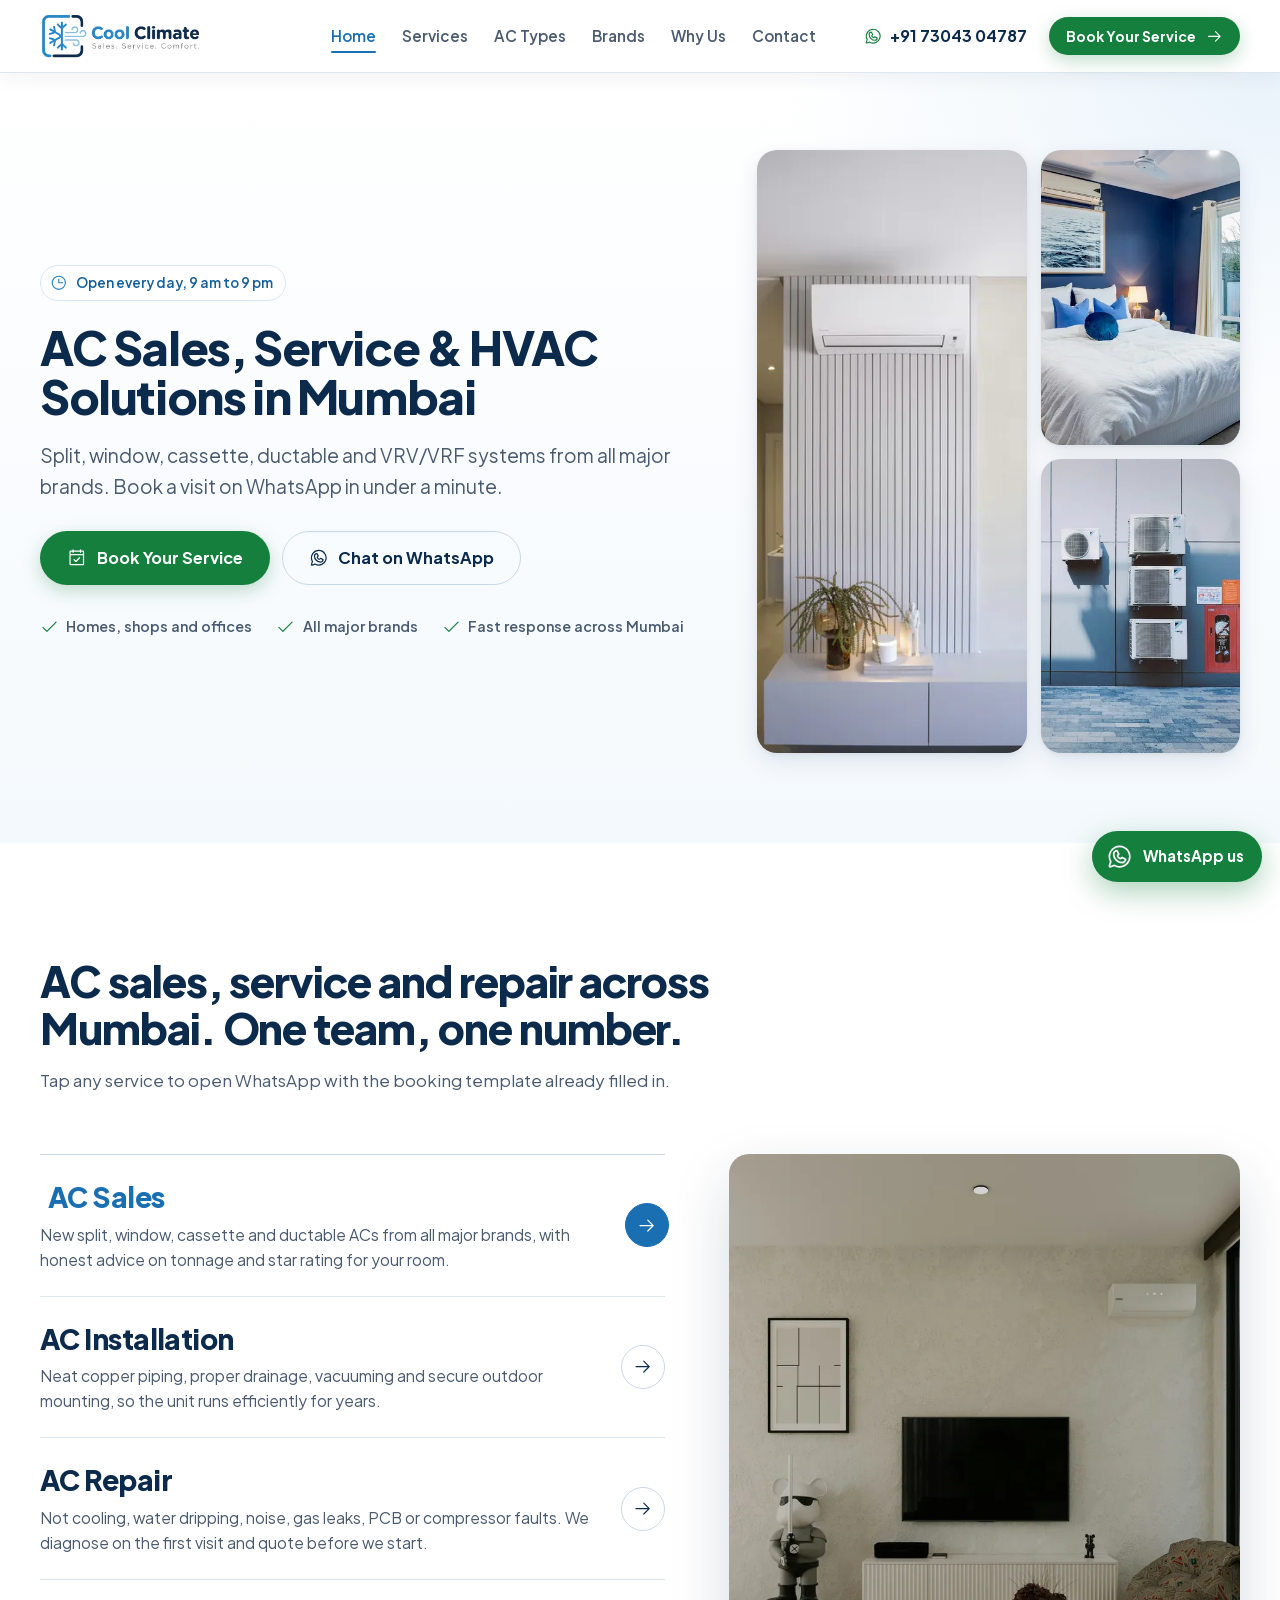
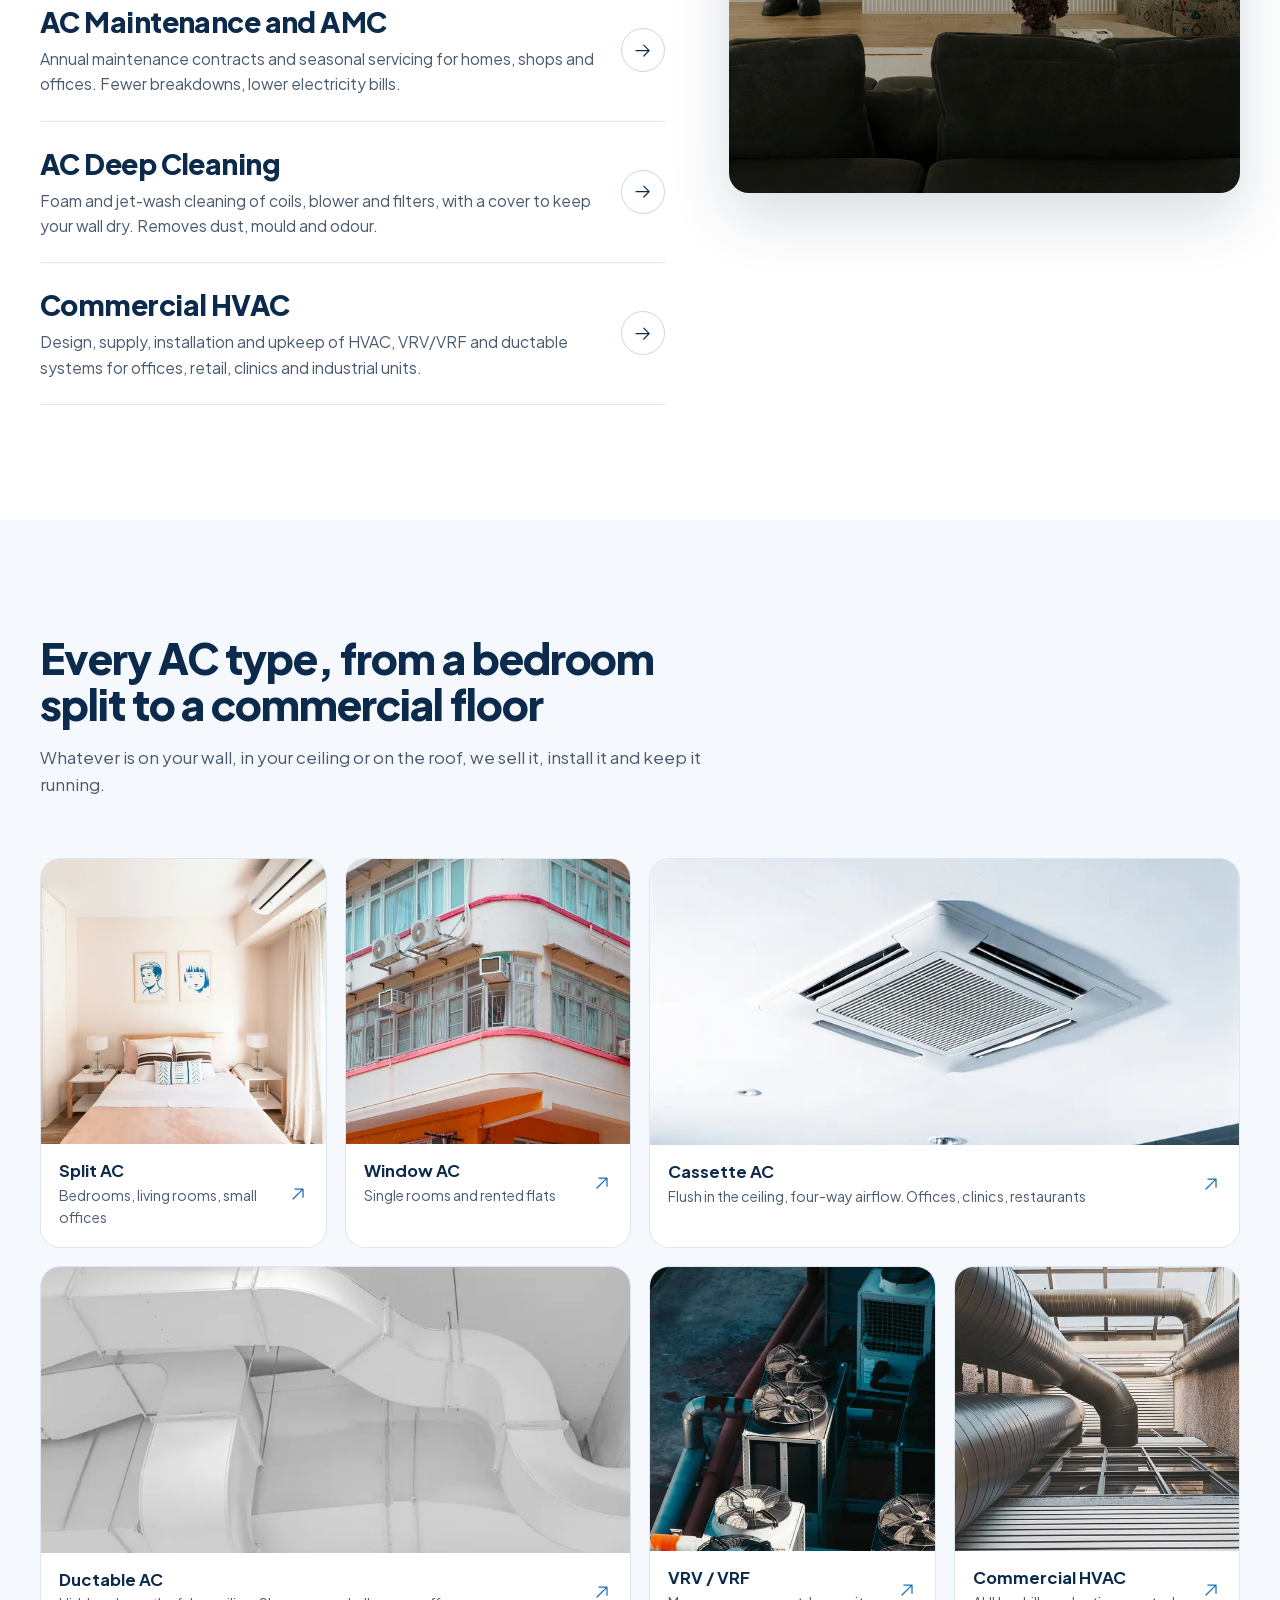
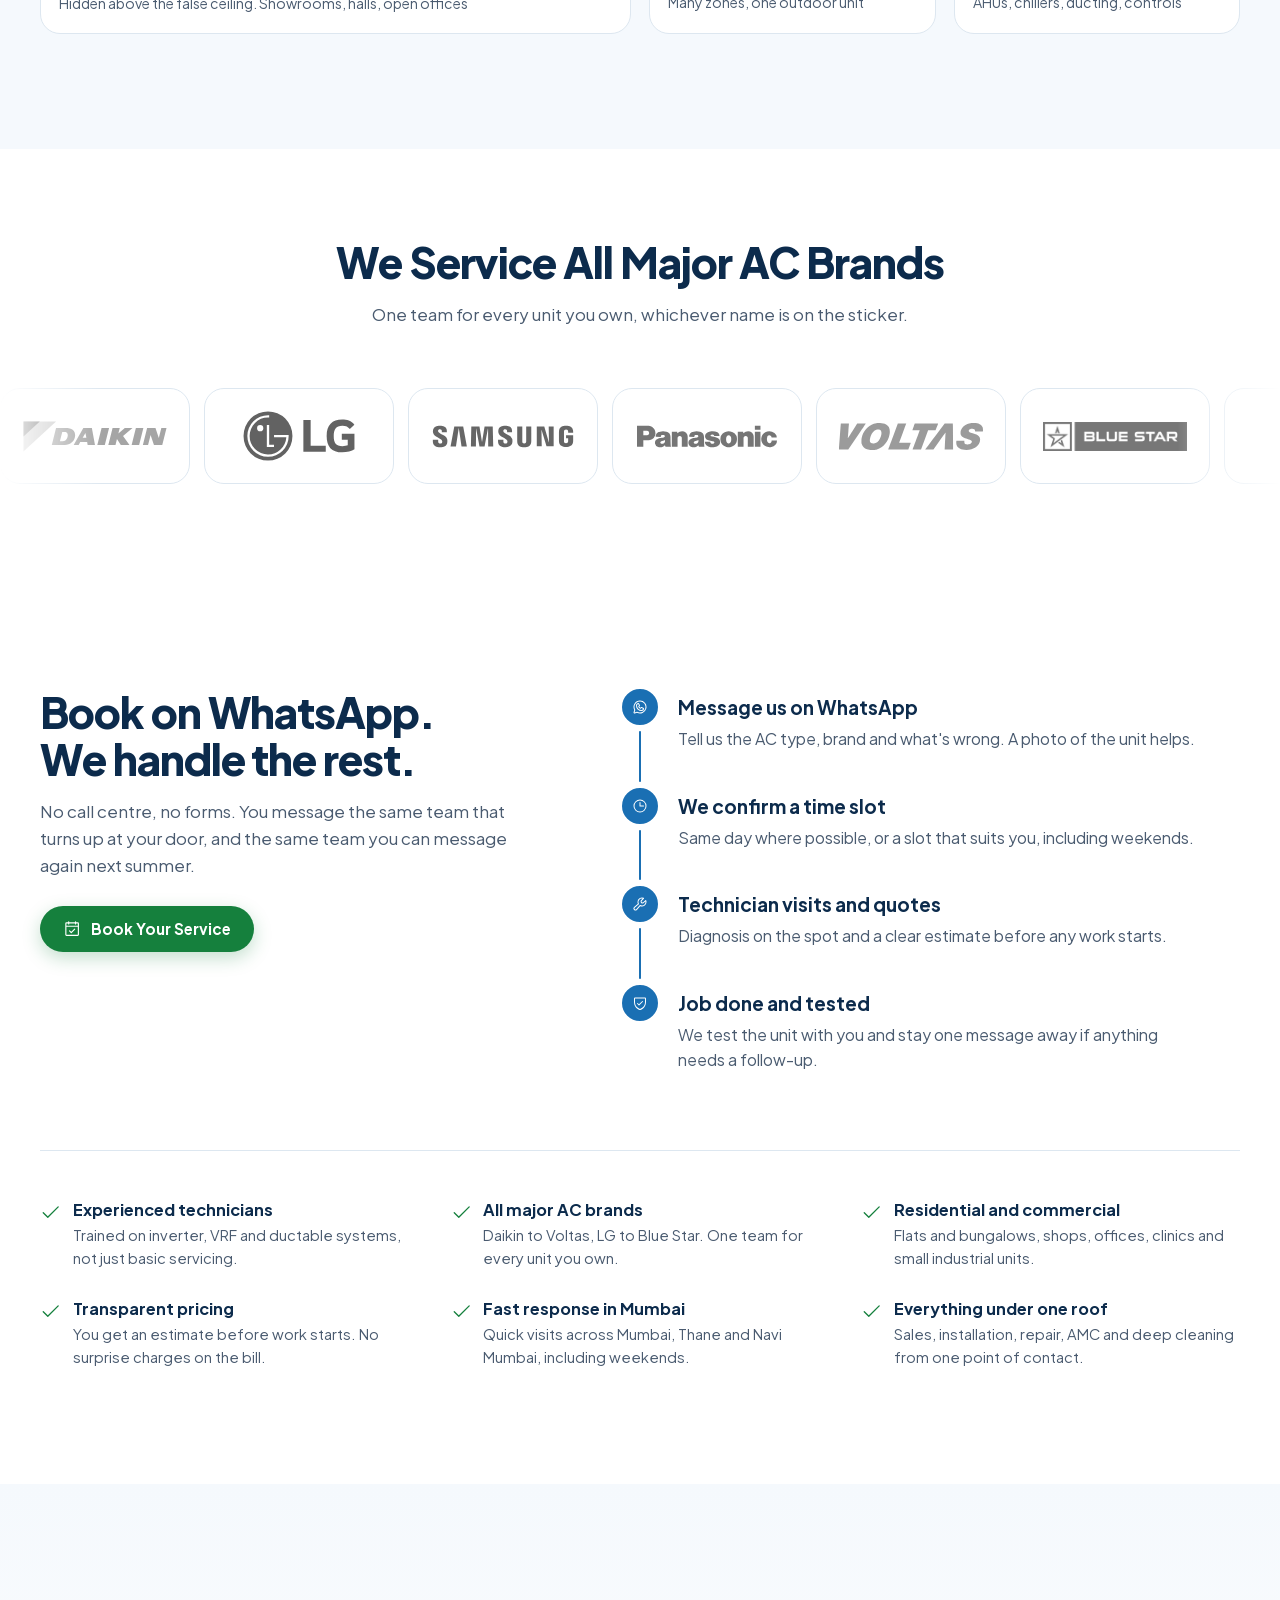
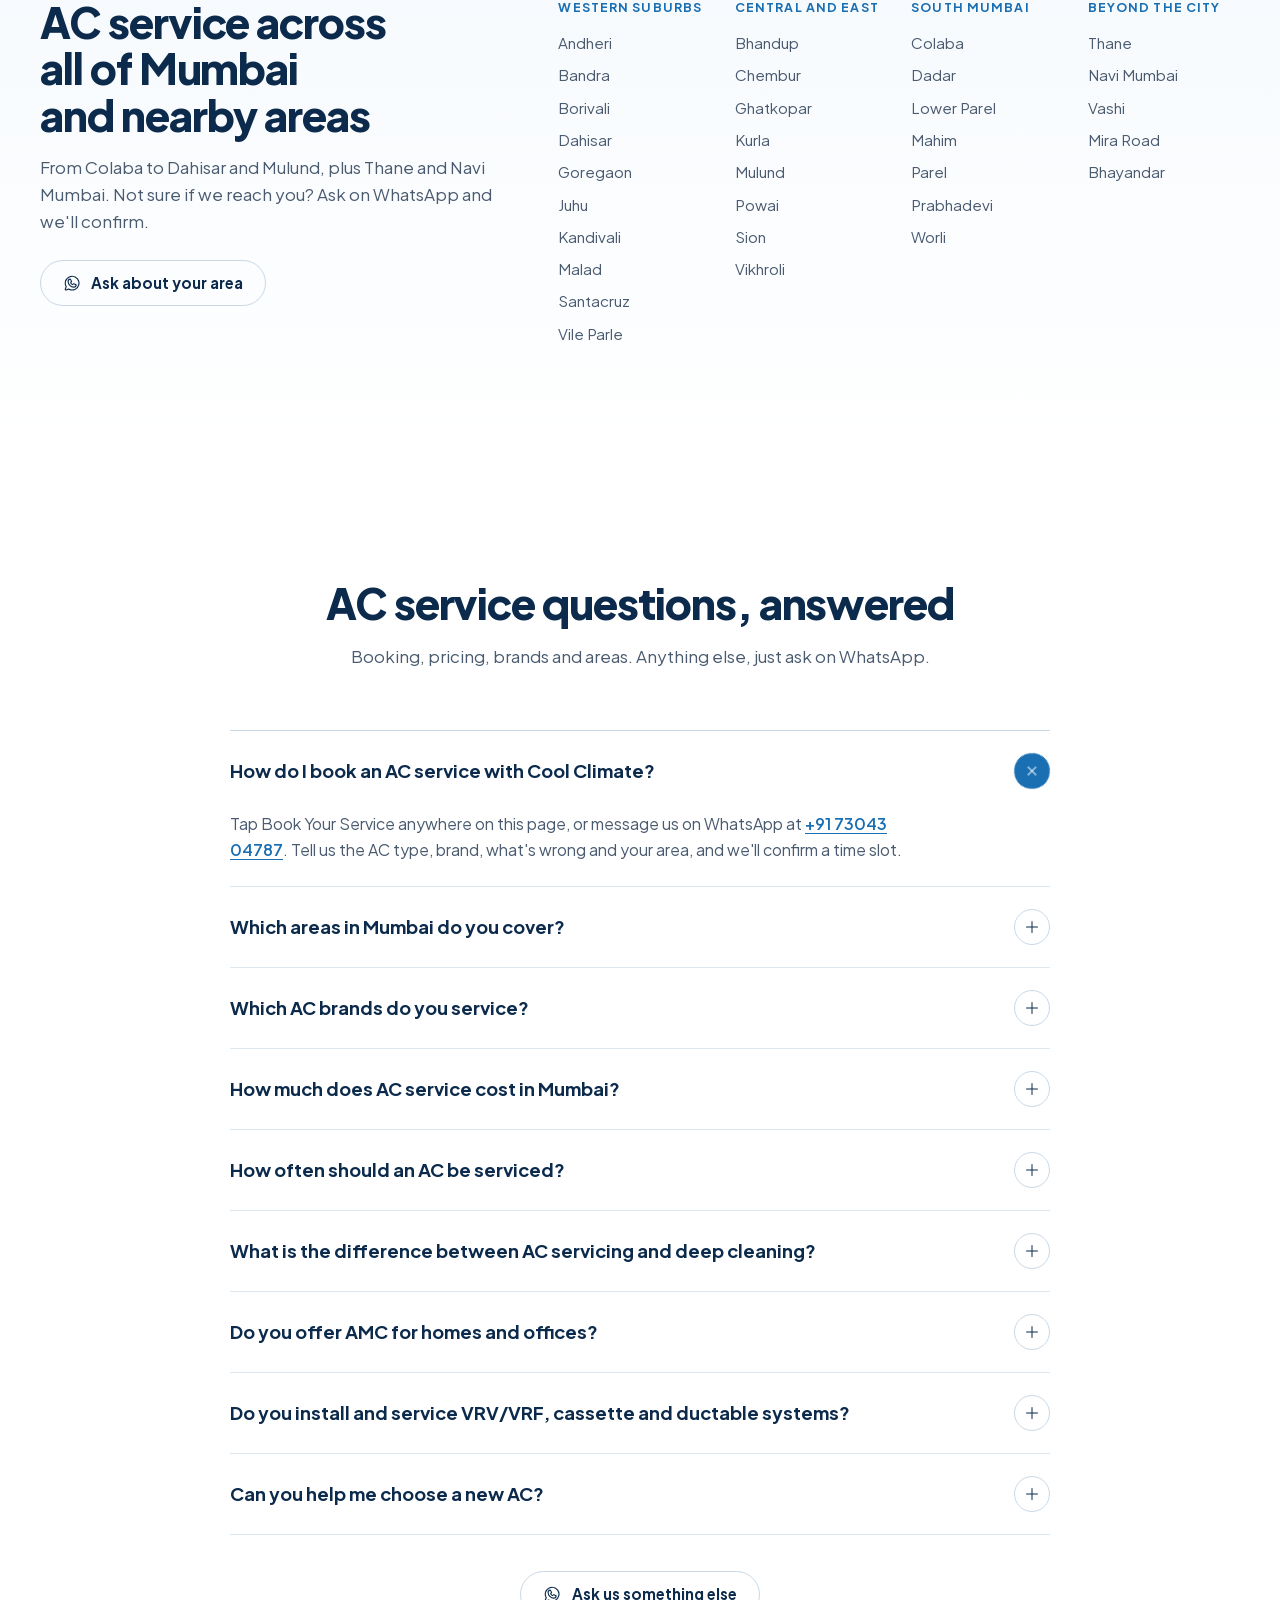
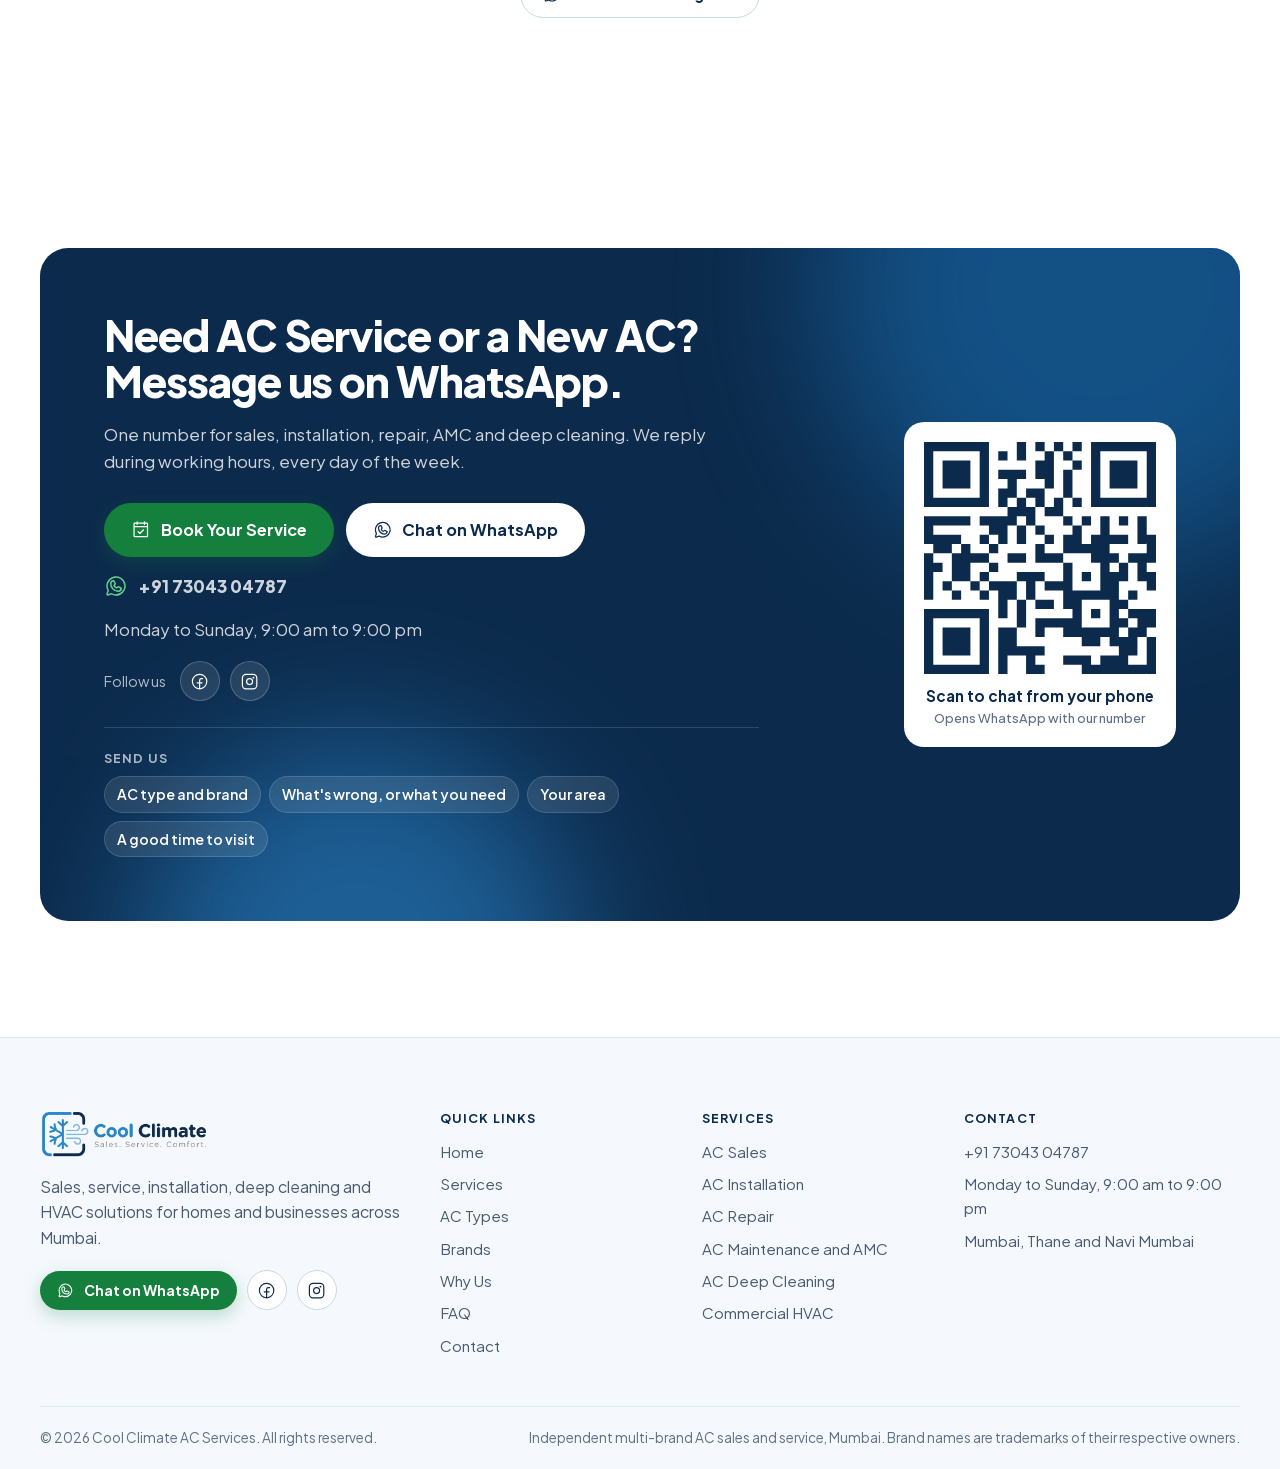
<file: index.html>
<!DOCTYPE html>
<html lang="en-IN" class="no-js">
<head>
<meta charset="utf-8">
<meta name="viewport" content="width=device-width, initial-scale=1">
<script>document.documentElement.className = document.documentElement.className.replace('no-js', 'js');</script>

<!-- =====================================================================
     EDIT YOUR DETAILS
     1) WhatsApp number and messages: the data-* attributes on the <body> tag.
     2) Website address: set to https://coolclimateac.in (no www) in this file,
        robots.txt and sitemap.xml. If the domain ever changes, search and
        replace it in all three.
     3) Social: Instagram is live. For Facebook, search for
        data-social="facebook", replace href="#" with the page URL (two places),
        then add the same URL to "sameAs" below.
     ===================================================================== -->

<title>AC Service, Repair &amp; Installation in Mumbai | Cool Climate</title>
<meta name="description" content="AC service, repair, installation, AMC and deep cleaning across Mumbai, Thane and Navi Mumbai. All AC types and brands. Book on WhatsApp in a minute.">
<link rel="canonical" href="https://coolclimateac.in/">
<meta name="robots" content="index, follow, max-image-preview:large, max-snippet:-1">
<meta name="theme-color" content="#1a6fb3">
<meta name="geo.region" content="IN-MH">
<meta name="geo.placename" content="Mumbai, Maharashtra">

<!-- Social sharing (Open Graph / Twitter) -->
<meta property="og:type" content="website">
<meta property="og:site_name" content="Cool Climate AC Services">
<meta property="og:title" content="AC Sales, Service &amp; HVAC Solutions in Mumbai">
<meta property="og:description" content="Split, window, cassette, ductable and VRV/VRF systems from all major brands. Book sales, installation, repair, AMC or deep cleaning on WhatsApp.">
<meta property="og:url" content="https://coolclimateac.in/">
<meta property="og:image" content="https://coolclimateac.in/assets/img/og-image.jpg">
<meta property="og:image:width" content="1200">
<meta property="og:image:height" content="630">
<meta property="og:image:type" content="image/jpeg">
<meta property="og:image:alt" content="Cool Climate AC Services, AC sales, service and HVAC solutions in Mumbai">
<meta property="og:locale" content="en_IN">
<meta name="twitter:card" content="summary_large_image">
<meta name="twitter:title" content="AC Sales, Service &amp; HVAC Solutions in Mumbai">
<meta name="twitter:description" content="All AC types, all major brands. Book sales, installation, repair, AMC or deep cleaning on WhatsApp.">
<meta name="twitter:image" content="https://coolclimateac.in/assets/img/og-image.jpg">

<!-- Icons -->
<link rel="icon" href="favicon.ico" sizes="any">
<link rel="icon" href="favicon-32.png" type="image/png" sizes="32x32">
<link rel="apple-touch-icon" href="apple-touch-icon.png">
<link rel="manifest" href="site.webmanifest">

<!-- Performance: self-hosted font and the first hero photo load early -->
<link rel="preload" href="assets/fonts/plus-jakarta-sans-latin.woff2" as="font" type="font/woff2" crossorigin>
<link rel="preload" as="image" type="image/webp" imagesrcset="assets/img/hero-room-560.webp 560w, assets/img/hero-room-840.webp 840w" imagesizes="(min-width: 1024px) 22vw, 55vw">
<link rel="stylesheet" href="css/styles.css?v=20260929">

<!-- Structured data for Google: business, website and FAQ.
     When your Facebook page is live, add its URL to "sameAs". -->
<script type="application/ld+json">
{
  "@context": "https://schema.org",
  "@graph": [
    {
      "@type": "HVACBusiness",
      "@id": "https://coolclimateac.in/#business",
      "name": "Cool Climate AC Services",
      "alternateName": "Cool Climate",
      "slogan": "Sales. Service. Comfort.",
      "description": "AC sales, installation, repair, AMC, deep cleaning and HVAC solutions for homes and businesses across Mumbai, Thane and Navi Mumbai. All AC types and all major brands.",
      "url": "https://coolclimateac.in/",
      "logo": {
        "@type": "ImageObject",
        "url": "https://coolclimateac.in/assets/img/logo.png",
        "width": 1043,
        "height": 299
      },
      "image": [
        "https://coolclimateac.in/assets/img/og-image.jpg",
        "https://coolclimateac.in/assets/img/hero-room-840.jpg"
      ],
      "telephone": "+91 73043 04787",
      "contactPoint": {
        "@type": "ContactPoint",
        "telephone": "+91 73043 04787",
        "contactType": "customer service",
        "areaServed": "IN",
        "url": "https://wa.me/917304304787"
      },
      "sameAs": [
        "https://wa.me/917304304787",
        "https://www.instagram.com/coolclimate.a.c"
      ],
      "address": {
        "@type": "PostalAddress",
        "addressLocality": "Mumbai",
        "addressRegion": "Maharashtra",
        "addressCountry": "IN"
      },
      "areaServed": [
        {
          "@type": "City",
          "name": "Mumbai"
        },
        {
          "@type": "City",
          "name": "Thane"
        },
        {
          "@type": "City",
          "name": "Navi Mumbai"
        },
        {
          "@type": "City",
          "name": "Mira-Bhayandar"
        }
      ],
      "openingHoursSpecification": {
        "@type": "OpeningHoursSpecification",
        "dayOfWeek": [
          "Monday",
          "Tuesday",
          "Wednesday",
          "Thursday",
          "Friday",
          "Saturday",
          "Sunday"
        ],
        "opens": "09:00",
        "closes": "21:00"
      },
      "priceRange": "₹₹",
      "currenciesAccepted": "INR",
      "knowsAbout": [
        "Split AC",
        "Window AC",
        "Cassette AC",
        "Ductable AC",
        "VRV and VRF systems",
        "Commercial HVAC",
        "AC deep cleaning",
        "AC annual maintenance contracts"
      ],
      "hasOfferCatalog": {
        "@type": "OfferCatalog",
        "name": "AC services in Mumbai",
        "itemListElement": [
          {
            "@type": "Offer",
            "itemOffered": {
              "@type": "Service",
              "name": "AC Sales",
              "serviceType": "AC Sales",
              "description": "New split, window, cassette and ductable ACs from all major brands, with advice on tonnage and star rating.",
              "areaServed": [
                {
                  "@type": "City",
                  "name": "Mumbai"
                },
                {
                  "@type": "City",
                  "name": "Thane"
                },
                {
                  "@type": "City",
                  "name": "Navi Mumbai"
                },
                {
                  "@type": "City",
                  "name": "Mira-Bhayandar"
                }
              ],
              "provider": {
                "@id": "https://coolclimateac.in/#business"
              }
            }
          },
          {
            "@type": "Offer",
            "itemOffered": {
              "@type": "Service",
              "name": "AC Installation",
              "serviceType": "AC Installation",
              "description": "Installation with copper piping, drainage, vacuuming and secure outdoor unit mounting.",
              "areaServed": [
                {
                  "@type": "City",
                  "name": "Mumbai"
                },
                {
                  "@type": "City",
                  "name": "Thane"
                },
                {
                  "@type": "City",
                  "name": "Navi Mumbai"
                },
                {
                  "@type": "City",
                  "name": "Mira-Bhayandar"
                }
              ],
              "provider": {
                "@id": "https://coolclimateac.in/#business"
              }
            }
          },
          {
            "@type": "Offer",
            "itemOffered": {
              "@type": "Service",
              "name": "AC Repair",
              "serviceType": "AC Repair",
              "description": "Diagnosis and repair of cooling, leakage, noise, gas, PCB and compressor faults.",
              "areaServed": [
                {
                  "@type": "City",
                  "name": "Mumbai"
                },
                {
                  "@type": "City",
                  "name": "Thane"
                },
                {
                  "@type": "City",
                  "name": "Navi Mumbai"
                },
                {
                  "@type": "City",
                  "name": "Mira-Bhayandar"
                }
              ],
              "provider": {
                "@id": "https://coolclimateac.in/#business"
              }
            }
          },
          {
            "@type": "Offer",
            "itemOffered": {
              "@type": "Service",
              "name": "AC Maintenance and AMC",
              "serviceType": "AC Maintenance and AMC",
              "description": "Seasonal servicing and annual maintenance contracts for homes, shops and offices.",
              "areaServed": [
                {
                  "@type": "City",
                  "name": "Mumbai"
                },
                {
                  "@type": "City",
                  "name": "Thane"
                },
                {
                  "@type": "City",
                  "name": "Navi Mumbai"
                },
                {
                  "@type": "City",
                  "name": "Mira-Bhayandar"
                }
              ],
              "provider": {
                "@id": "https://coolclimateac.in/#business"
              }
            }
          },
          {
            "@type": "Offer",
            "itemOffered": {
              "@type": "Service",
              "name": "AC Deep Cleaning",
              "serviceType": "AC Deep Cleaning",
              "description": "Foam and jet-wash cleaning of coils, blower and filters to remove dust, mould and odour.",
              "areaServed": [
                {
                  "@type": "City",
                  "name": "Mumbai"
                },
                {
                  "@type": "City",
                  "name": "Thane"
                },
                {
                  "@type": "City",
                  "name": "Navi Mumbai"
                },
                {
                  "@type": "City",
                  "name": "Mira-Bhayandar"
                }
              ],
              "provider": {
                "@id": "https://coolclimateac.in/#business"
              }
            }
          },
          {
            "@type": "Offer",
            "itemOffered": {
              "@type": "Service",
              "name": "Commercial HVAC, VRV/VRF and Ductable Systems",
              "serviceType": "Commercial HVAC, VRV/VRF and Ductable Systems",
              "description": "Supply, installation and maintenance of HVAC, VRV/VRF, cassette and ductable systems for commercial spaces.",
              "areaServed": [
                {
                  "@type": "City",
                  "name": "Mumbai"
                },
                {
                  "@type": "City",
                  "name": "Thane"
                },
                {
                  "@type": "City",
                  "name": "Navi Mumbai"
                },
                {
                  "@type": "City",
                  "name": "Mira-Bhayandar"
                }
              ],
              "provider": {
                "@id": "https://coolclimateac.in/#business"
              }
            }
          }
        ]
      }
    },
    {
      "@type": "WebSite",
      "@id": "https://coolclimateac.in/#website",
      "url": "https://coolclimateac.in/",
      "name": "Cool Climate AC Services",
      "inLanguage": "en-IN",
      "publisher": {
        "@id": "https://coolclimateac.in/#business"
      }
    },
    {
      "@type": [
        "WebPage",
        "FAQPage"
      ],
      "@id": "https://coolclimateac.in/#webpage",
      "url": "https://coolclimateac.in/",
      "name": "AC Service, Repair & Installation in Mumbai | Cool Climate",
      "description": "AC service, repair, installation, AMC and deep cleaning across Mumbai, Thane and Navi Mumbai. All AC types and brands. Book on WhatsApp in a minute.",
      "inLanguage": "en-IN",
      "isPartOf": {
        "@id": "https://coolclimateac.in/#website"
      },
      "about": {
        "@id": "https://coolclimateac.in/#business"
      },
      "primaryImageOfPage": {
        "@type": "ImageObject",
        "url": "https://coolclimateac.in/assets/img/og-image.jpg",
        "width": 1200,
        "height": 630
      },
      "mainEntity": [
        {
          "@type": "Question",
          "name": "How do I book an AC service with Cool Climate?",
          "acceptedAnswer": {
            "@type": "Answer",
            "text": "Tap Book Your Service anywhere on this page, or message us on WhatsApp at +91 73043 04787. Tell us the AC type, brand, what's wrong and your area, and we'll confirm a time slot."
          }
        },
        {
          "@type": "Question",
          "name": "Which areas in Mumbai do you cover?",
          "acceptedAnswer": {
            "@type": "Answer",
            "text": "All of Mumbai, from Colaba and Worli to Andheri, Borivali, Dahisar, Ghatkopar and Mulund, plus Thane, Navi Mumbai, Mira Road and Bhayandar. Not sure about your area? Send it to us on WhatsApp and we'll confirm."
          }
        },
        {
          "@type": "Question",
          "name": "Which AC brands do you service?",
          "acceptedAnswer": {
            "@type": "Answer",
            "text": "All major brands, including Daikin, LG, Samsung, Panasonic, Voltas, Blue Star, Carrier, Hitachi, O General, Lloyd, Godrej and Whirlpool. We're an independent multi-brand service, so one team can look after every unit you own."
          }
        },
        {
          "@type": "Question",
          "name": "How much does AC service cost in Mumbai?",
          "acceptedAnswer": {
            "@type": "Answer",
            "text": "It depends on the AC type, its capacity and the work needed. For servicing and deep cleaning, send us the details on WhatsApp and we'll share the charges up front. For repairs, the technician diagnoses the fault and gives you a clear estimate before any work starts."
          }
        },
        {
          "@type": "Question",
          "name": "How often should an AC be serviced?",
          "acceptedAnswer": {
            "@type": "Answer",
            "text": "Most homes in Mumbai do well with a routine service before summer and again after the monsoon, plus a deep clean once a year. ACs that run all day in offices and shops need servicing more often."
          }
        },
        {
          "@type": "Question",
          "name": "What is the difference between AC servicing and deep cleaning?",
          "acceptedAnswer": {
            "@type": "Answer",
            "text": "A routine service cleans the filters and checks cooling, gas pressure and drainage. Deep cleaning goes further: the coils, blower and drain tray are foam- and jet-washed, with a cover bag to keep your wall dry, which removes built-up dust, mould and odour."
          }
        },
        {
          "@type": "Question",
          "name": "Do you offer AMC for homes and offices?",
          "acceptedAnswer": {
            "@type": "Answer",
            "text": "Yes. Our annual maintenance contracts cover scheduled servicing for homes, shops and offices, from a single split AC to a full floor of units. Message us the number and type of ACs for a quote."
          }
        },
        {
          "@type": "Question",
          "name": "Do you install and service VRV/VRF, cassette and ductable systems?",
          "acceptedAnswer": {
            "@type": "Answer",
            "text": "Yes. Along with split and window ACs, we supply, install and service cassette, ductable and VRV/VRF systems and commercial HVAC for offices, retail, clinics and industrial units."
          }
        },
        {
          "@type": "Question",
          "name": "Can you help me choose a new AC?",
          "acceptedAnswer": {
            "@type": "Answer",
            "text": "Yes. Tell us the room size, how much sun it gets and your budget, and we'll suggest the right tonnage, star rating and brand, then handle the installation."
          }
        }
      ]
    }
  ]
}
</script>
</head>

<!-- =====================================================================
     WHATSAPP SETTINGS
       data-whatsapp          digits with country code, no plus or spaces
       data-whatsapp-display  how the number is shown on the page
       data-wa-chat           pre-filled text for "Chat on WhatsApp"
       data-wa-book           first line of the "Book Your Service" template
     ===================================================================== -->
<body
  data-business="Cool Climate AC Services"
  data-whatsapp="917304304787"
  data-whatsapp-display="+91 73043 04787"
  data-wa-chat="Hello Cool Climate, I would like to enquire about AC sales/service. Please share more details."
  data-wa-book="Hello Cool Climate, I would like to book an AC service.">

<a class="skip-link" href="#main">Skip to content</a>
<div class="header-sentinel" aria-hidden="true"></div>

<header class="site-header">
  <div class="wrap header-inner">
    <a class="brand" href="#home" aria-label="Cool Climate AC Services, back to top">
      <img class="brand-logo" src="assets/img/logo-sm.png" width="521" height="149" alt="Cool Climate. Sales. Service. Comfort." fetchpriority="high">
    </a>

    <nav class="site-nav" id="site-nav" aria-label="Primary">
      <ul>
        <li><a href="#home">Home</a></li>
        <li><a href="#services">Services</a></li>
        <li><a href="#ac-types">AC Types</a></li>
        <li><a href="#brands">Brands</a></li>
        <li><a href="#why-us">Why Us</a></li>
        <li><a href="#contact">Contact</a></li>
      </ul>
      <div class="nav-mobile-cta">
        <a class="btn btn-ghost" href="https://wa.me/917304304787?text=Hello%20Cool%20Climate%2C%20I%20would%20like%20to%20enquire%20about%20AC%20sales%2Fservice.%20Please%20share%20more%20details." data-wa="book">Book a service</a>
        <a class="btn btn-wa" href="https://wa.me/917304304787?text=Hello%20Cool%20Climate%2C%20I%20would%20like%20to%20enquire%20about%20AC%20sales%2Fservice.%20Please%20share%20more%20details." data-wa="chat"><svg class="icon" aria-hidden="true" focusable="false" xmlns="http://www.w3.org/2000/svg" viewBox="0 0 256 256" fill="currentColor"><path d="M187.58,144.84l-32-16a8,8,0,0,0-8,.5l-14.69,9.8a40.55,40.55,0,0,1-16-16l9.8-14.69a8,8,0,0,0,.5-8l-16-32A8,8,0,0,0,104,64a40,40,0,0,0-40,40,88.1,88.1,0,0,0,88,88,40,40,0,0,0,40-40A8,8,0,0,0,187.58,144.84ZM152,176a72.08,72.08,0,0,1-72-72A24,24,0,0,1,99.29,80.46l11.48,23L101,118a8,8,0,0,0-.73,7.51,56.47,56.47,0,0,0,30.15,30.15A8,8,0,0,0,138,155l14.61-9.74,23,11.48A24,24,0,0,1,152,176ZM128,24A104,104,0,0,0,36.18,176.88L24.83,210.93a16,16,0,0,0,20.24,20.24l34.05-11.35A104,104,0,1,0,128,24Zm0,192a87.87,87.87,0,0,1-44.06-11.81,8,8,0,0,0-6.54-.67L40,216,52.47,178.6a8,8,0,0,0-.66-6.54A88,88,0,1,1,128,216Z"/></svg> Chat</a>
      </div>
    </nav>

    <div class="header-actions">
      <a class="header-number" href="https://wa.me/917304304787?text=Hello%20Cool%20Climate%2C%20I%20would%20like%20to%20enquire%20about%20AC%20sales%2Fservice.%20Please%20share%20more%20details." data-wa="chat"><svg class="icon" aria-hidden="true" focusable="false" xmlns="http://www.w3.org/2000/svg" viewBox="0 0 256 256" fill="currentColor"><path d="M187.58,144.84l-32-16a8,8,0,0,0-8,.5l-14.69,9.8a40.55,40.55,0,0,1-16-16l9.8-14.69a8,8,0,0,0,.5-8l-16-32A8,8,0,0,0,104,64a40,40,0,0,0-40,40,88.1,88.1,0,0,0,88,88,40,40,0,0,0,40-40A8,8,0,0,0,187.58,144.84ZM152,176a72.08,72.08,0,0,1-72-72A24,24,0,0,1,99.29,80.46l11.48,23L101,118a8,8,0,0,0-.73,7.51,56.47,56.47,0,0,0,30.15,30.15A8,8,0,0,0,138,155l14.61-9.74,23,11.48A24,24,0,0,1,152,176ZM128,24A104,104,0,0,0,36.18,176.88L24.83,210.93a16,16,0,0,0,20.24,20.24l34.05-11.35A104,104,0,1,0,128,24Zm0,192a87.87,87.87,0,0,1-44.06-11.81,8,8,0,0,0-6.54-.67L40,216,52.47,178.6a8,8,0,0,0-.66-6.54A88,88,0,1,1,128,216Z"/></svg> <span data-bind="whatsapp-display">+91 73043 04787</span></a>
      <a class="btn btn-wa btn-sm" href="https://wa.me/917304304787?text=Hello%20Cool%20Climate%2C%20I%20would%20like%20to%20enquire%20about%20AC%20sales%2Fservice.%20Please%20share%20more%20details." data-wa="book" aria-label="Book your service on WhatsApp"><svg class="icon icon-compact" aria-hidden="true" focusable="false" xmlns="http://www.w3.org/2000/svg" viewBox="0 0 256 256" fill="currentColor"><path d="M187.58,144.84l-32-16a8,8,0,0,0-8,.5l-14.69,9.8a40.55,40.55,0,0,1-16-16l9.8-14.69a8,8,0,0,0,.5-8l-16-32A8,8,0,0,0,104,64a40,40,0,0,0-40,40,88.1,88.1,0,0,0,88,88,40,40,0,0,0,40-40A8,8,0,0,0,187.58,144.84ZM152,176a72.08,72.08,0,0,1-72-72A24,24,0,0,1,99.29,80.46l11.48,23L101,118a8,8,0,0,0-.73,7.51,56.47,56.47,0,0,0,30.15,30.15A8,8,0,0,0,138,155l14.61-9.74,23,11.48A24,24,0,0,1,152,176ZM128,24A104,104,0,0,0,36.18,176.88L24.83,210.93a16,16,0,0,0,20.24,20.24l34.05-11.35A104,104,0,1,0,128,24Zm0,192a87.87,87.87,0,0,1-44.06-11.81,8,8,0,0,0-6.54-.67L40,216,52.47,178.6a8,8,0,0,0-.66-6.54A88,88,0,1,1,128,216Z"/></svg><span class="label">Book Your Service</span><svg class="icon icon-nudge" aria-hidden="true" focusable="false" xmlns="http://www.w3.org/2000/svg" viewBox="0 0 256 256" fill="currentColor"><path d="M221.66,133.66l-72,72a8,8,0,0,1-11.32-11.32L196.69,136H40a8,8,0,0,1,0-16H196.69L138.34,61.66a8,8,0,0,1,11.32-11.32l72,72A8,8,0,0,1,221.66,133.66Z"/></svg></a>
      <button class="nav-toggle" type="button" aria-expanded="false" aria-controls="site-nav" aria-label="Open menu"><svg class="icon icon-list" aria-hidden="true" focusable="false" xmlns="http://www.w3.org/2000/svg" viewBox="0 0 256 256" fill="currentColor"><path d="M224,128a8,8,0,0,1-8,8H40a8,8,0,0,1,0-16H216A8,8,0,0,1,224,128ZM40,72H216a8,8,0,0,0,0-16H40a8,8,0,0,0,0,16ZM216,184H40a8,8,0,0,0,0,16H216a8,8,0,0,0,0-16Z"/></svg><svg class="icon icon-x" aria-hidden="true" focusable="false" xmlns="http://www.w3.org/2000/svg" viewBox="0 0 256 256" fill="currentColor"><path d="M205.66,194.34a8,8,0,0,1-11.32,11.32L128,139.31,61.66,205.66a8,8,0,0,1-11.32-11.32L116.69,128,50.34,61.66A8,8,0,0,1,61.66,50.34L128,116.69l66.34-66.35a8,8,0,0,1,11.32,11.32L139.31,128Z"/></svg></button>
    </div>
  </div>
</header>

<main id="main">

  <!-- ================= HERO ================= -->
  <section class="hero" id="home" aria-labelledby="hero-title">
    <div class="wrap hero-grid">
      <div class="hero-copy">
        <p class="hero-status"><svg class="icon" aria-hidden="true" focusable="false" xmlns="http://www.w3.org/2000/svg" viewBox="0 0 256 256" fill="currentColor"><path d="M128,24A104,104,0,1,0,232,128,104.11,104.11,0,0,0,128,24Zm0,192a88,88,0,1,1,88-88A88.1,88.1,0,0,1,128,216Zm64-88a8,8,0,0,1-8,8H128a8,8,0,0,1-8-8V72a8,8,0,0,1,16,0v48h48A8,8,0,0,1,192,128Z"/></svg> Open every day, 9 am to 9 pm</p>
        <h1 id="hero-title">AC Sales, Service &amp; HVAC Solutions in Mumbai</h1>
        <p class="lead">Split, window, cassette, ductable and VRV/VRF systems from all major brands. Book a visit on WhatsApp in under a minute.</p>
        <div class="hero-actions">
          <a class="btn btn-wa btn-lg" href="https://wa.me/917304304787?text=Hello%20Cool%20Climate%2C%20I%20would%20like%20to%20enquire%20about%20AC%20sales%2Fservice.%20Please%20share%20more%20details." data-wa="book"><svg class="icon" aria-hidden="true" focusable="false" xmlns="http://www.w3.org/2000/svg" viewBox="0 0 256 256" fill="currentColor"><path d="M208,32H184V24a8,8,0,0,0-16,0v8H88V24a8,8,0,0,0-16,0v8H48A16,16,0,0,0,32,48V208a16,16,0,0,0,16,16H208a16,16,0,0,0,16-16V48A16,16,0,0,0,208,32ZM72,48v8a8,8,0,0,0,16,0V48h80v8a8,8,0,0,0,16,0V48h24V80H48V48ZM208,208H48V96H208V208Zm-38.34-85.66a8,8,0,0,1,0,11.32l-48,48a8,8,0,0,1-11.32,0l-24-24a8,8,0,0,1,11.32-11.32L116,164.69l42.34-42.35A8,8,0,0,1,169.66,122.34Z"/></svg> Book Your Service</a>
          <a class="btn btn-ghost btn-lg" href="https://wa.me/917304304787?text=Hello%20Cool%20Climate%2C%20I%20would%20like%20to%20enquire%20about%20AC%20sales%2Fservice.%20Please%20share%20more%20details." data-wa="chat"><svg class="icon" aria-hidden="true" focusable="false" xmlns="http://www.w3.org/2000/svg" viewBox="0 0 256 256" fill="currentColor"><path d="M187.58,144.84l-32-16a8,8,0,0,0-8,.5l-14.69,9.8a40.55,40.55,0,0,1-16-16l9.8-14.69a8,8,0,0,0,.5-8l-16-32A8,8,0,0,0,104,64a40,40,0,0,0-40,40,88.1,88.1,0,0,0,88,88,40,40,0,0,0,40-40A8,8,0,0,0,187.58,144.84ZM152,176a72.08,72.08,0,0,1-72-72A24,24,0,0,1,99.29,80.46l11.48,23L101,118a8,8,0,0,0-.73,7.51,56.47,56.47,0,0,0,30.15,30.15A8,8,0,0,0,138,155l14.61-9.74,23,11.48A24,24,0,0,1,152,176ZM128,24A104,104,0,0,0,36.18,176.88L24.83,210.93a16,16,0,0,0,20.24,20.24l34.05-11.35A104,104,0,1,0,128,24Zm0,192a87.87,87.87,0,0,1-44.06-11.81,8,8,0,0,0-6.54-.67L40,216,52.47,178.6a8,8,0,0,0-.66-6.54A88,88,0,1,1,128,216Z"/></svg> Chat on WhatsApp</a>
        </div>
        <ul class="hero-points" aria-label="Highlights">
          <li><svg class="icon" aria-hidden="true" focusable="false" xmlns="http://www.w3.org/2000/svg" viewBox="0 0 256 256" fill="currentColor"><path d="M229.66,77.66l-128,128a8,8,0,0,1-11.32,0l-56-56a8,8,0,0,1,11.32-11.32L96,188.69,218.34,66.34a8,8,0,0,1,11.32,11.32Z"/></svg> Homes, shops and offices</li>
          <li><svg class="icon" aria-hidden="true" focusable="false" xmlns="http://www.w3.org/2000/svg" viewBox="0 0 256 256" fill="currentColor"><path d="M229.66,77.66l-128,128a8,8,0,0,1-11.32,0l-56-56a8,8,0,0,1,11.32-11.32L96,188.69,218.34,66.34a8,8,0,0,1,11.32,11.32Z"/></svg> All major brands</li>
          <li><svg class="icon" aria-hidden="true" focusable="false" xmlns="http://www.w3.org/2000/svg" viewBox="0 0 256 256" fill="currentColor"><path d="M229.66,77.66l-128,128a8,8,0,0,1-11.32,0l-56-56a8,8,0,0,1,11.32-11.32L96,188.69,218.34,66.34a8,8,0,0,1,11.32,11.32Z"/></svg> Fast response across Mumbai</li>
        </ul>
      </div>

      <div class="hero-mosaic">
        <figure class="m1">
          <picture>
            <source type="image/webp" srcset="assets/img/hero-room-560.webp 560w, assets/img/hero-room-840.webp 840w" sizes="(min-width: 1024px) 22vw, 55vw">
            <img src="assets/img/hero-room-560.jpg" srcset="assets/img/hero-room-560.jpg 560w, assets/img/hero-room-840.jpg 840w" sizes="(min-width: 1024px) 22vw, 55vw" width="560" height="700" alt="Wall-mounted split AC on a slatted feature wall in a modern living room" fetchpriority="high" decoding="async">
          </picture>
        </figure>
        <figure class="m2">
          <picture>
            <source type="image/webp" srcset="assets/img/hero-bedroom-480.webp 480w, assets/img/hero-bedroom-800.webp 800w" sizes="(min-width: 1024px) 16vw, 40vw">
            <img src="assets/img/hero-bedroom-480.jpg" srcset="assets/img/hero-bedroom-480.jpg 480w, assets/img/hero-bedroom-800.jpg 800w" sizes="(min-width: 1024px) 16vw, 40vw" width="480" height="480" alt="Split AC above the bed in a blue bedroom" decoding="async">
          </picture>
        </figure>
        <figure class="m3">
          <picture>
            <source type="image/webp" srcset="assets/img/hero-units-480.webp 480w, assets/img/hero-units-800.webp 800w" sizes="(min-width: 1024px) 16vw, 40vw">
            <img src="assets/img/hero-units-480.jpg" srcset="assets/img/hero-units-480.jpg 480w, assets/img/hero-units-800.jpg 800w" sizes="(min-width: 1024px) 16vw, 40vw" width="480" height="480" alt="Outdoor AC condenser units mounted on a building wall" decoding="async">
          </picture>
        </figure>
      </div>
    </div>
  </section>

  <!-- ================= SERVICES ================= -->
  <section class="section services" id="services" aria-labelledby="services-title">
    <div class="wrap">
      <div class="section-head reveal">
        <h2 id="services-title">AC sales, service and repair across Mumbai. One team, one number.</h2>
        <p>Tap any service to open WhatsApp with the booking template already filled in.</p>
      </div>

      <div class="services-layout">
        <ul class="service-list reveal-stagger">
          <li class="service-row" data-img="split">
            <a href="https://wa.me/917304304787?text=Hello%20Cool%20Climate%2C%20I%20would%20like%20to%20enquire%20about%20AC%20sales%2Fservice.%20Please%20share%20more%20details." data-wa="book:AC Sales">
              <h3>AC Sales</h3>
              <p>New split, window, cassette and ductable ACs from all major brands, with honest advice on tonnage and star rating for your room.</p>
              <span class="row-arrow"><svg class="icon" aria-hidden="true" focusable="false" xmlns="http://www.w3.org/2000/svg" viewBox="0 0 256 256" fill="currentColor"><path d="M221.66,133.66l-72,72a8,8,0,0,1-11.32-11.32L196.69,136H40a8,8,0,0,1,0-16H196.69L138.34,61.66a8,8,0,0,1,11.32-11.32l72,72A8,8,0,0,1,221.66,133.66Z"/></svg></span>
            </a>
          </li>
          <li class="service-row" data-img="window">
            <a href="https://wa.me/917304304787?text=Hello%20Cool%20Climate%2C%20I%20would%20like%20to%20enquire%20about%20AC%20sales%2Fservice.%20Please%20share%20more%20details." data-wa="book:AC Installation">
              <h3>AC Installation</h3>
              <p>Neat copper piping, proper drainage, vacuuming and secure outdoor mounting, so the unit runs efficiently for years.</p>
              <span class="row-arrow"><svg class="icon" aria-hidden="true" focusable="false" xmlns="http://www.w3.org/2000/svg" viewBox="0 0 256 256" fill="currentColor"><path d="M221.66,133.66l-72,72a8,8,0,0,1-11.32-11.32L196.69,136H40a8,8,0,0,1,0-16H196.69L138.34,61.66a8,8,0,0,1,11.32-11.32l72,72A8,8,0,0,1,221.66,133.66Z"/></svg></span>
            </a>
          </li>
          <li class="service-row" data-img="cassette">
            <a href="https://wa.me/917304304787?text=Hello%20Cool%20Climate%2C%20I%20would%20like%20to%20enquire%20about%20AC%20sales%2Fservice.%20Please%20share%20more%20details." data-wa="book:AC Repair">
              <h3>AC Repair</h3>
              <p>Not cooling, water dripping, noise, gas leaks, PCB or compressor faults. We diagnose on the first visit and quote before we start.</p>
              <span class="row-arrow"><svg class="icon" aria-hidden="true" focusable="false" xmlns="http://www.w3.org/2000/svg" viewBox="0 0 256 256" fill="currentColor"><path d="M221.66,133.66l-72,72a8,8,0,0,1-11.32-11.32L196.69,136H40a8,8,0,0,1,0-16H196.69L138.34,61.66a8,8,0,0,1,11.32-11.32l72,72A8,8,0,0,1,221.66,133.66Z"/></svg></span>
            </a>
          </li>
          <li class="service-row" data-img="ductable">
            <a href="https://wa.me/917304304787?text=Hello%20Cool%20Climate%2C%20I%20would%20like%20to%20enquire%20about%20AC%20sales%2Fservice.%20Please%20share%20more%20details." data-wa="book:AC Maintenance / AMC">
              <h3>AC Maintenance and AMC</h3>
              <p>Annual maintenance contracts and seasonal servicing for homes, shops and offices. Fewer breakdowns, lower electricity bills.</p>
              <span class="row-arrow"><svg class="icon" aria-hidden="true" focusable="false" xmlns="http://www.w3.org/2000/svg" viewBox="0 0 256 256" fill="currentColor"><path d="M221.66,133.66l-72,72a8,8,0,0,1-11.32-11.32L196.69,136H40a8,8,0,0,1,0-16H196.69L138.34,61.66a8,8,0,0,1,11.32-11.32l72,72A8,8,0,0,1,221.66,133.66Z"/></svg></span>
            </a>
          </li>
          <li class="service-row" data-img="cleaning">
            <a href="https://wa.me/917304304787?text=Hello%20Cool%20Climate%2C%20I%20would%20like%20to%20enquire%20about%20AC%20sales%2Fservice.%20Please%20share%20more%20details." data-wa="book:AC Deep Cleaning">
              <h3>AC Deep Cleaning</h3>
              <p>Foam and jet-wash cleaning of coils, blower and filters, with a cover to keep your wall dry. Removes dust, mould and odour.</p>
              <span class="row-arrow"><svg class="icon" aria-hidden="true" focusable="false" xmlns="http://www.w3.org/2000/svg" viewBox="0 0 256 256" fill="currentColor"><path d="M221.66,133.66l-72,72a8,8,0,0,1-11.32-11.32L196.69,136H40a8,8,0,0,1,0-16H196.69L138.34,61.66a8,8,0,0,1,11.32-11.32l72,72A8,8,0,0,1,221.66,133.66Z"/></svg></span>
            </a>
          </li>
          <li class="service-row" data-img="hvac">
            <a href="https://wa.me/917304304787?text=Hello%20Cool%20Climate%2C%20I%20would%20like%20to%20enquire%20about%20AC%20sales%2Fservice.%20Please%20share%20more%20details." data-wa="book:Commercial HVAC">
              <h3>Commercial HVAC</h3>
              <p>Design, supply, installation and upkeep of HVAC, VRV/VRF and ductable systems for offices, retail, clinics and industrial units.</p>
              <span class="row-arrow"><svg class="icon" aria-hidden="true" focusable="false" xmlns="http://www.w3.org/2000/svg" viewBox="0 0 256 256" fill="currentColor"><path d="M221.66,133.66l-72,72a8,8,0,0,1-11.32-11.32L196.69,136H40a8,8,0,0,1,0-16H196.69L138.34,61.66a8,8,0,0,1,11.32-11.32l72,72A8,8,0,0,1,221.66,133.66Z"/></svg></span>
            </a>
          </li>
        </ul>

        <div class="service-visual reveal" aria-hidden="true">
          <picture><source type="image/webp" srcset="assets/img/svc-sales-800.webp"><img data-for="split" src="assets/img/svc-sales-800.jpg" width="800" height="1000" alt="Living room with a wall-mounted AC above the TV" loading="lazy" decoding="async"></picture>
          <picture><source type="image/webp" srcset="assets/img/svc-install-800.webp"><img data-for="window" src="assets/img/svc-install-800.jpg" width="800" height="1000" alt="Copper refrigerant piping for an AC installation" loading="lazy" decoding="async"></picture>
          <picture><source type="image/webp" srcset="assets/img/svc-repair-800.webp"><img data-for="cassette" src="assets/img/svc-repair-800.jpg" width="800" height="1000" alt="Pressure gauges on HVAC equipment" loading="lazy" decoding="async"></picture>
          <picture><source type="image/webp" srcset="assets/img/svc-amc-800.webp"><img data-for="ductable" src="assets/img/svc-amc-800.jpg" width="800" height="1000" alt="Outdoor AC unit against a teal wall" loading="lazy" decoding="async"></picture>
          <picture><source type="image/webp" srcset="assets/img/deep-cleaning-900.webp"><img data-for="cleaning" src="assets/img/deep-cleaning-900.jpg" width="900" height="1213" alt="Split AC indoor unit being foam-cleaned with a drip bag underneath" loading="lazy" decoding="async"></picture>
          <picture><source type="image/webp" srcset="assets/img/svc-hvac-800.webp"><img data-for="hvac" src="assets/img/svc-hvac-800.jpg" width="800" height="1000" alt="Exposed ducts and pipework in a commercial building" loading="lazy" decoding="async"></picture>
        </div>
      </div>
    </div>
  </section>

  <!-- ================= AC TYPES ================= -->
  <section class="section types" id="ac-types" aria-labelledby="types-title">
    <div class="wrap">
      <div class="section-head reveal">
        <h2 id="types-title">Every AC type, from a bedroom split to a commercial floor</h2>
        <p>Whatever is on your wall, in your ceiling or on the roof, we sell it, install it and keep it running.</p>
      </div>

      <ul class="bento reveal-stagger">
        <li class="tile">
          <a href="https://wa.me/917304304787?text=Hello%20Cool%20Climate%2C%20I%20would%20like%20to%20enquire%20about%20AC%20sales%2Fservice.%20Please%20share%20more%20details." data-wa="type:Split AC">
            <figure>
              <picture>
                <source type="image/webp" srcset="assets/img/type-split-480.webp 480w, assets/img/type-split-800.webp 800w" sizes="(min-width: 1024px) 24vw, (min-width: 560px) 50vw, 100vw">
                <img src="assets/img/type-split-480.jpg" srcset="assets/img/type-split-480.jpg 480w, assets/img/type-split-800.jpg 800w" sizes="(min-width: 1024px) 24vw, (min-width: 560px) 50vw, 100vw" width="480" height="480" alt="Wall-mounted split AC above a bed in a bright bedroom" loading="lazy" decoding="async">
              </picture>
            </figure>
            <div class="tile-cap"><div><h3>Split AC</h3><p>Bedrooms, living rooms, small offices</p></div><svg class="icon" aria-hidden="true" focusable="false" xmlns="http://www.w3.org/2000/svg" viewBox="0 0 256 256" fill="currentColor"><path d="M200,64V168a8,8,0,0,1-16,0V83.31L69.66,197.66a8,8,0,0,1-11.32-11.32L172.69,72H88a8,8,0,0,1,0-16H192A8,8,0,0,1,200,64Z"/></svg></div>
          </a>
        </li>
        <li class="tile">
          <a href="https://wa.me/917304304787?text=Hello%20Cool%20Climate%2C%20I%20would%20like%20to%20enquire%20about%20AC%20sales%2Fservice.%20Please%20share%20more%20details." data-wa="type:Window AC">
            <figure>
              <picture>
                <source type="image/webp" srcset="assets/img/type-window-480.webp 480w, assets/img/type-window-800.webp 800w" sizes="(min-width: 1024px) 24vw, (min-width: 560px) 50vw, 100vw">
                <img src="assets/img/type-window-480.jpg" srcset="assets/img/type-window-480.jpg 480w, assets/img/type-window-800.jpg 800w" sizes="(min-width: 1024px) 24vw, (min-width: 560px) 50vw, 100vw" width="480" height="480" alt="Window AC units on the corner of a white apartment building" loading="lazy" decoding="async">
              </picture>
            </figure>
            <div class="tile-cap"><div><h3>Window AC</h3><p>Single rooms and rented flats</p></div><svg class="icon" aria-hidden="true" focusable="false" xmlns="http://www.w3.org/2000/svg" viewBox="0 0 256 256" fill="currentColor"><path d="M200,64V168a8,8,0,0,1-16,0V83.31L69.66,197.66a8,8,0,0,1-11.32-11.32L172.69,72H88a8,8,0,0,1,0-16H192A8,8,0,0,1,200,64Z"/></svg></div>
          </a>
        </li>
        <li class="tile wide">
          <a href="https://wa.me/917304304787?text=Hello%20Cool%20Climate%2C%20I%20would%20like%20to%20enquire%20about%20AC%20sales%2Fservice.%20Please%20share%20more%20details." data-wa="type:Cassette AC">
            <figure>
              <picture>
                <source type="image/webp" srcset="assets/img/type-cassette-800.webp 800w, assets/img/type-cassette-1200.webp 1200w" sizes="(min-width: 1024px) 50vw, 100vw">
                <img src="assets/img/type-cassette-800.jpg" srcset="assets/img/type-cassette-800.jpg 800w, assets/img/type-cassette-1200.jpg 1200w" sizes="(min-width: 1024px) 50vw, 100vw" width="800" height="800" alt="Four-way ceiling cassette AC in an office false ceiling" loading="lazy" decoding="async">
              </picture>
            </figure>
            <div class="tile-cap"><div><h3>Cassette AC</h3><p>Flush in the ceiling, four-way airflow. Offices, clinics, restaurants</p></div><svg class="icon" aria-hidden="true" focusable="false" xmlns="http://www.w3.org/2000/svg" viewBox="0 0 256 256" fill="currentColor"><path d="M200,64V168a8,8,0,0,1-16,0V83.31L69.66,197.66a8,8,0,0,1-11.32-11.32L172.69,72H88a8,8,0,0,1,0-16H192A8,8,0,0,1,200,64Z"/></svg></div>
          </a>
        </li>
        <li class="tile wide">
          <a href="https://wa.me/917304304787?text=Hello%20Cool%20Climate%2C%20I%20would%20like%20to%20enquire%20about%20AC%20sales%2Fservice.%20Please%20share%20more%20details." data-wa="type:Ductable AC">
            <figure>
              <picture>
                <source type="image/webp" srcset="assets/img/type-ductable-800.webp 800w, assets/img/type-ductable-1200.webp 1200w" sizes="(min-width: 1024px) 50vw, 100vw">
                <img src="assets/img/type-ductable-800.jpg" srcset="assets/img/type-ductable-800.jpg 800w, assets/img/type-ductable-1200.jpg 1200w" sizes="(min-width: 1024px) 50vw, 100vw" width="800" height="800" alt="White ductwork running across a ceiling" loading="lazy" decoding="async">
              </picture>
            </figure>
            <div class="tile-cap"><div><h3>Ductable AC</h3><p>Hidden above the false ceiling. Showrooms, halls, open offices</p></div><svg class="icon" aria-hidden="true" focusable="false" xmlns="http://www.w3.org/2000/svg" viewBox="0 0 256 256" fill="currentColor"><path d="M200,64V168a8,8,0,0,1-16,0V83.31L69.66,197.66a8,8,0,0,1-11.32-11.32L172.69,72H88a8,8,0,0,1,0-16H192A8,8,0,0,1,200,64Z"/></svg></div>
          </a>
        </li>
        <li class="tile">
          <a href="https://wa.me/917304304787?text=Hello%20Cool%20Climate%2C%20I%20would%20like%20to%20enquire%20about%20AC%20sales%2Fservice.%20Please%20share%20more%20details." data-wa="type:VRV / VRF">
            <figure>
              <picture>
                <source type="image/webp" srcset="assets/img/type-vrf-480.webp 480w, assets/img/type-vrf-800.webp 800w" sizes="(min-width: 1024px) 24vw, (min-width: 560px) 50vw, 100vw">
                <img src="assets/img/type-vrf-480.jpg" srcset="assets/img/type-vrf-480.jpg 480w, assets/img/type-vrf-800.jpg 800w" sizes="(min-width: 1024px) 24vw, (min-width: 560px) 50vw, 100vw" width="480" height="480" alt="Cluster of outdoor condensing units and pipework on a rooftop" loading="lazy" decoding="async">
              </picture>
            </figure>
            <div class="tile-cap"><div><h3>VRV / VRF</h3><p>Many zones, one outdoor unit</p></div><svg class="icon" aria-hidden="true" focusable="false" xmlns="http://www.w3.org/2000/svg" viewBox="0 0 256 256" fill="currentColor"><path d="M200,64V168a8,8,0,0,1-16,0V83.31L69.66,197.66a8,8,0,0,1-11.32-11.32L172.69,72H88a8,8,0,0,1,0-16H192A8,8,0,0,1,200,64Z"/></svg></div>
          </a>
        </li>
        <li class="tile">
          <a href="https://wa.me/917304304787?text=Hello%20Cool%20Climate%2C%20I%20would%20like%20to%20enquire%20about%20AC%20sales%2Fservice.%20Please%20share%20more%20details." data-wa="type:Commercial HVAC">
            <figure>
              <picture>
                <source type="image/webp" srcset="assets/img/type-hvac-480.webp 480w, assets/img/type-hvac-800.webp 800w" sizes="(min-width: 1024px) 24vw, (min-width: 560px) 50vw, 100vw">
                <img src="assets/img/type-hvac-480.jpg" srcset="assets/img/type-hvac-480.jpg 480w, assets/img/type-hvac-800.jpg 800w" sizes="(min-width: 1024px) 24vw, (min-width: 560px) 50vw, 100vw" width="480" height="480" alt="Large spiral ventilation ducts in a commercial building" loading="lazy" decoding="async">
              </picture>
            </figure>
            <div class="tile-cap"><div><h3>Commercial HVAC</h3><p>AHUs, chillers, ducting, controls</p></div><svg class="icon" aria-hidden="true" focusable="false" xmlns="http://www.w3.org/2000/svg" viewBox="0 0 256 256" fill="currentColor"><path d="M200,64V168a8,8,0,0,1-16,0V83.31L69.66,197.66a8,8,0,0,1-11.32-11.32L172.69,72H88a8,8,0,0,1,0-16H192A8,8,0,0,1,200,64Z"/></svg></div>
          </a>
        </li>
      </ul>
    </div>
  </section>

  <!-- ================= BRANDS ================= -->
  <section class="section brands" id="brands" aria-labelledby="brands-title">
    <div class="wrap">
      <div class="section-head center reveal">
        <h2 id="brands-title">We Service All Major AC Brands</h2>
        <p>One team for every unit you own, whichever name is on the sticker.</p>
      </div>
    </div>
    <!-- To replace a logo: drop the file in assets/brands/ and update the matching <img> in BOTH tracks.
         Carrier, O General and Lloyd are typeset until official artwork is added. -->
    <div class="marquee reveal" aria-label="AC brands we service">
      <ul class="marquee-track">
        <li class="brand-tile"><img src="assets/brands/daikin.svg" width="186" height="40" alt="Daikin" decoding="async"></li>
        <li class="brand-tile"><img src="assets/brands/lg.svg" width="114" height="52" class="tall" alt="LG" decoding="async"></li>
        <li class="brand-tile"><img src="assets/brands/samsung.svg" width="231" height="40" alt="Samsung" decoding="async"></li>
        <li class="brand-tile"><img src="assets/brands/panasonic.svg" width="230" height="40" alt="Panasonic" decoding="async"></li>
        <li class="brand-tile"><img src="assets/brands/voltas.svg" width="218" height="40" alt="Voltas" decoding="async"></li>
        <li class="brand-tile"><img src="assets/brands/bluestar.png" width="200" height="40" alt="Blue Star" decoding="async"></li>
        <li class="brand-tile"><span class="brand-wordmark" style="--brand-color:#1c4fa1" role="img" aria-label="Carrier">Carrier</span></li>
        <li class="brand-tile"><img src="assets/brands/hitachi.svg" width="220" height="40" alt="Hitachi" decoding="async"></li>
        <li class="brand-tile"><span class="brand-wordmark caps" style="--brand-color:#0b3d91" role="img" aria-label="O GENERAL">O GENERAL</span></li>
        <li class="brand-tile"><span class="brand-wordmark" style="--brand-color:#c8102e" role="img" aria-label="Lloyd">Lloyd</span></li>
        <li class="brand-tile"><img src="assets/brands/godrej.svg" width="108" height="52" class="tall" alt="Godrej" decoding="async"></li>
        <li class="brand-tile"><img src="assets/brands/whirlpool.svg" width="120" height="40" alt="Whirlpool" decoding="async"></li>
      </ul>
      <ul class="marquee-track" aria-hidden="true">
        <li class="brand-tile"><img src="assets/brands/daikin.svg" width="186" height="40" alt="Daikin" decoding="async"></li>
        <li class="brand-tile"><img src="assets/brands/lg.svg" width="114" height="52" class="tall" alt="LG" decoding="async"></li>
        <li class="brand-tile"><img src="assets/brands/samsung.svg" width="231" height="40" alt="Samsung" decoding="async"></li>
        <li class="brand-tile"><img src="assets/brands/panasonic.svg" width="230" height="40" alt="Panasonic" decoding="async"></li>
        <li class="brand-tile"><img src="assets/brands/voltas.svg" width="218" height="40" alt="Voltas" decoding="async"></li>
        <li class="brand-tile"><img src="assets/brands/bluestar.png" width="200" height="40" alt="Blue Star" decoding="async"></li>
        <li class="brand-tile"><span class="brand-wordmark" style="--brand-color:#1c4fa1" role="img" aria-label="Carrier">Carrier</span></li>
        <li class="brand-tile"><img src="assets/brands/hitachi.svg" width="220" height="40" alt="Hitachi" decoding="async"></li>
        <li class="brand-tile"><span class="brand-wordmark caps" style="--brand-color:#0b3d91" role="img" aria-label="O GENERAL">O GENERAL</span></li>
        <li class="brand-tile"><span class="brand-wordmark" style="--brand-color:#c8102e" role="img" aria-label="Lloyd">Lloyd</span></li>
        <li class="brand-tile"><img src="assets/brands/godrej.svg" width="108" height="52" class="tall" alt="Godrej" decoding="async"></li>
        <li class="brand-tile"><img src="assets/brands/whirlpool.svg" width="120" height="40" alt="Whirlpool" decoding="async"></li>
      </ul>
    </div>
  </section>

  <!-- ================= WHY US ================= -->
  <section class="section why" id="why-us" aria-labelledby="why-title">
    <div class="wrap">
      <div class="why-grid">
        <div class="why-intro reveal">
          <h2 id="why-title">Book on WhatsApp. We handle the rest.</h2>
          <p>No call centre, no forms. You message the same team that turns up at your door, and the same team you can message again next summer.</p>
          <a class="btn btn-wa" href="https://wa.me/917304304787?text=Hello%20Cool%20Climate%2C%20I%20would%20like%20to%20enquire%20about%20AC%20sales%2Fservice.%20Please%20share%20more%20details." data-wa="book"><svg class="icon" aria-hidden="true" focusable="false" xmlns="http://www.w3.org/2000/svg" viewBox="0 0 256 256" fill="currentColor"><path d="M208,32H184V24a8,8,0,0,0-16,0v8H88V24a8,8,0,0,0-16,0v8H48A16,16,0,0,0,32,48V208a16,16,0,0,0,16,16H208a16,16,0,0,0,16-16V48A16,16,0,0,0,208,32ZM72,48v8a8,8,0,0,0,16,0V48h80v8a8,8,0,0,0,16,0V48h24V80H48V48ZM208,208H48V96H208V208Zm-38.34-85.66a8,8,0,0,1,0,11.32l-48,48a8,8,0,0,1-11.32,0l-24-24a8,8,0,0,1,11.32-11.32L116,164.69l42.34-42.35A8,8,0,0,1,169.66,122.34Z"/></svg> Book Your Service</a>
        </div>

        <ol class="steps reveal-stagger" aria-label="How a service visit works">
          <li><span class="step-dot"><svg class="icon" aria-hidden="true" focusable="false" xmlns="http://www.w3.org/2000/svg" viewBox="0 0 256 256" fill="currentColor"><path d="M187.58,144.84l-32-16a8,8,0,0,0-8,.5l-14.69,9.8a40.55,40.55,0,0,1-16-16l9.8-14.69a8,8,0,0,0,.5-8l-16-32A8,8,0,0,0,104,64a40,40,0,0,0-40,40,88.1,88.1,0,0,0,88,88,40,40,0,0,0,40-40A8,8,0,0,0,187.58,144.84ZM152,176a72.08,72.08,0,0,1-72-72A24,24,0,0,1,99.29,80.46l11.48,23L101,118a8,8,0,0,0-.73,7.51,56.47,56.47,0,0,0,30.15,30.15A8,8,0,0,0,138,155l14.61-9.74,23,11.48A24,24,0,0,1,152,176ZM128,24A104,104,0,0,0,36.18,176.88L24.83,210.93a16,16,0,0,0,20.24,20.24l34.05-11.35A104,104,0,1,0,128,24Zm0,192a87.87,87.87,0,0,1-44.06-11.81,8,8,0,0,0-6.54-.67L40,216,52.47,178.6a8,8,0,0,0-.66-6.54A88,88,0,1,1,128,216Z"/></svg></span><h3>Message us on WhatsApp</h3><p>Tell us the AC type, brand and what's wrong. A photo of the unit helps.</p></li>
          <li><span class="step-dot"><svg class="icon" aria-hidden="true" focusable="false" xmlns="http://www.w3.org/2000/svg" viewBox="0 0 256 256" fill="currentColor"><path d="M128,24A104,104,0,1,0,232,128,104.11,104.11,0,0,0,128,24Zm0,192a88,88,0,1,1,88-88A88.1,88.1,0,0,1,128,216Zm64-88a8,8,0,0,1-8,8H128a8,8,0,0,1-8-8V72a8,8,0,0,1,16,0v48h48A8,8,0,0,1,192,128Z"/></svg></span><h3>We confirm a time slot</h3><p>Same day where possible, or a slot that suits you, including weekends.</p></li>
          <li><span class="step-dot"><svg class="icon" aria-hidden="true" focusable="false" xmlns="http://www.w3.org/2000/svg" viewBox="0 0 256 256" fill="currentColor"><path d="M226.76,69a8,8,0,0,0-12.84-2.88l-40.3,37.19-17.23-3.7-3.7-17.23,37.19-40.3A8,8,0,0,0,187,29.24,72,72,0,0,0,88,96,72.34,72.34,0,0,0,94,124.94L33.79,177c-.15.12-.29.26-.43.39a32,32,0,0,0,45.26,45.26c.13-.13.27-.28.39-.42L131.06,162A72,72,0,0,0,232,96,71.56,71.56,0,0,0,226.76,69ZM160,152a56.14,56.14,0,0,1-27.07-7,8,8,0,0,0-9.92,1.77L67.11,211.51a16,16,0,0,1-22.62-22.62L109.18,133a8,8,0,0,0,1.77-9.93,56,56,0,0,1,58.36-82.31l-31.2,33.81a8,8,0,0,0-1.94,7.1L141.83,108a8,8,0,0,0,6.14,6.14l26.35,5.66a8,8,0,0,0,7.1-1.94l33.81-31.2A56.06,56.06,0,0,1,160,152Z"/></svg></span><h3>Technician visits and quotes</h3><p>Diagnosis on the spot and a clear estimate before any work starts.</p></li>
          <li><span class="step-dot"><svg class="icon" aria-hidden="true" focusable="false" xmlns="http://www.w3.org/2000/svg" viewBox="0 0 256 256" fill="currentColor"><path d="M208,40H48A16,16,0,0,0,32,56v56c0,52.72,25.52,84.67,46.93,102.19,23.06,18.86,46,25.26,47,25.53a8,8,0,0,0,4.2,0c1-.27,23.91-6.67,47-25.53C198.48,196.67,224,164.72,224,112V56A16,16,0,0,0,208,40Zm0,72c0,37.07-13.66,67.16-40.6,89.42A129.3,129.3,0,0,1,128,223.62a128.25,128.25,0,0,1-38.92-21.81C61.82,179.51,48,149.3,48,112l0-56,160,0ZM82.34,141.66a8,8,0,0,1,11.32-11.32L112,148.69l50.34-50.35a8,8,0,0,1,11.32,11.32l-56,56a8,8,0,0,1-11.32,0Z"/></svg></span><h3>Job done and tested</h3><p>We test the unit with you and stay one message away if anything needs a follow-up.</p></li>
        </ol>
      </div>

      <ul class="benefits reveal-stagger" aria-label="Why choose Cool Climate">
        <li><svg class="icon" aria-hidden="true" focusable="false" xmlns="http://www.w3.org/2000/svg" viewBox="0 0 256 256" fill="currentColor"><path d="M229.66,77.66l-128,128a8,8,0,0,1-11.32,0l-56-56a8,8,0,0,1,11.32-11.32L96,188.69,218.34,66.34a8,8,0,0,1,11.32,11.32Z"/></svg><div><h3>Experienced technicians</h3><p>Trained on inverter, VRF and ductable systems, not just basic servicing.</p></div></li>
        <li><svg class="icon" aria-hidden="true" focusable="false" xmlns="http://www.w3.org/2000/svg" viewBox="0 0 256 256" fill="currentColor"><path d="M229.66,77.66l-128,128a8,8,0,0,1-11.32,0l-56-56a8,8,0,0,1,11.32-11.32L96,188.69,218.34,66.34a8,8,0,0,1,11.32,11.32Z"/></svg><div><h3>All major AC brands</h3><p>Daikin to Voltas, LG to Blue Star. One team for every unit you own.</p></div></li>
        <li><svg class="icon" aria-hidden="true" focusable="false" xmlns="http://www.w3.org/2000/svg" viewBox="0 0 256 256" fill="currentColor"><path d="M229.66,77.66l-128,128a8,8,0,0,1-11.32,0l-56-56a8,8,0,0,1,11.32-11.32L96,188.69,218.34,66.34a8,8,0,0,1,11.32,11.32Z"/></svg><div><h3>Residential and commercial</h3><p>Flats and bungalows, shops, offices, clinics and small industrial units.</p></div></li>
        <li><svg class="icon" aria-hidden="true" focusable="false" xmlns="http://www.w3.org/2000/svg" viewBox="0 0 256 256" fill="currentColor"><path d="M229.66,77.66l-128,128a8,8,0,0,1-11.32,0l-56-56a8,8,0,0,1,11.32-11.32L96,188.69,218.34,66.34a8,8,0,0,1,11.32,11.32Z"/></svg><div><h3>Transparent pricing</h3><p>You get an estimate before work starts. No surprise charges on the bill.</p></div></li>
        <li><svg class="icon" aria-hidden="true" focusable="false" xmlns="http://www.w3.org/2000/svg" viewBox="0 0 256 256" fill="currentColor"><path d="M229.66,77.66l-128,128a8,8,0,0,1-11.32,0l-56-56a8,8,0,0,1,11.32-11.32L96,188.69,218.34,66.34a8,8,0,0,1,11.32,11.32Z"/></svg><div><h3>Fast response in Mumbai</h3><p>Quick visits across Mumbai, Thane and Navi Mumbai, including weekends.</p></div></li>
        <li><svg class="icon" aria-hidden="true" focusable="false" xmlns="http://www.w3.org/2000/svg" viewBox="0 0 256 256" fill="currentColor"><path d="M229.66,77.66l-128,128a8,8,0,0,1-11.32,0l-56-56a8,8,0,0,1,11.32-11.32L96,188.69,218.34,66.34a8,8,0,0,1,11.32,11.32Z"/></svg><div><h3>Everything under one roof</h3><p>Sales, installation, repair, AMC and deep cleaning from one point of contact.</p></div></li>
      </ul>
    </div>
  </section>

  <!-- ================= SERVICE AREA ================= -->
  <section class="section area" id="service-area" aria-labelledby="area-title">
    <div class="wrap area-grid">
      <div class="area-intro reveal">
        <h2 id="area-title">AC service across all of Mumbai and nearby areas</h2>
        <p>From Colaba to Dahisar and Mulund, plus Thane and Navi Mumbai. Not sure if we reach you? Ask on WhatsApp and we'll confirm.</p>
        <a class="btn btn-ghost" href="https://wa.me/917304304787?text=Hello%20Cool%20Climate%2C%20I%20would%20like%20to%20enquire%20about%20AC%20sales%2Fservice.%20Please%20share%20more%20details." data-wa="chat"><svg class="icon" aria-hidden="true" focusable="false" xmlns="http://www.w3.org/2000/svg" viewBox="0 0 256 256" fill="currentColor"><path d="M187.58,144.84l-32-16a8,8,0,0,0-8,.5l-14.69,9.8a40.55,40.55,0,0,1-16-16l9.8-14.69a8,8,0,0,0,.5-8l-16-32A8,8,0,0,0,104,64a40,40,0,0,0-40,40,88.1,88.1,0,0,0,88,88,40,40,0,0,0,40-40A8,8,0,0,0,187.58,144.84ZM152,176a72.08,72.08,0,0,1-72-72A24,24,0,0,1,99.29,80.46l11.48,23L101,118a8,8,0,0,0-.73,7.51,56.47,56.47,0,0,0,30.15,30.15A8,8,0,0,0,138,155l14.61-9.74,23,11.48A24,24,0,0,1,152,176ZM128,24A104,104,0,0,0,36.18,176.88L24.83,210.93a16,16,0,0,0,20.24,20.24l34.05-11.35A104,104,0,1,0,128,24Zm0,192a87.87,87.87,0,0,1-44.06-11.81,8,8,0,0,0-6.54-.67L40,216,52.47,178.6a8,8,0,0,0-.66-6.54A88,88,0,1,1,128,216Z"/></svg> Ask about your area</a>
      </div>
      <div class="area-cols reveal-stagger">
        <div>
          <h3>Western suburbs</h3>
          <ul><li>Andheri</li><li>Bandra</li><li>Borivali</li><li>Dahisar</li><li>Goregaon</li><li>Juhu</li><li>Kandivali</li><li>Malad</li><li>Santacruz</li><li>Vile Parle</li></ul>
        </div>
        <div>
          <h3>Central and east</h3>
          <ul><li>Bhandup</li><li>Chembur</li><li>Ghatkopar</li><li>Kurla</li><li>Mulund</li><li>Powai</li><li>Sion</li><li>Vikhroli</li></ul>
        </div>
        <div>
          <h3>South Mumbai</h3>
          <ul><li>Colaba</li><li>Dadar</li><li>Lower Parel</li><li>Mahim</li><li>Parel</li><li>Prabhadevi</li><li>Worli</li></ul>
        </div>
        <div>
          <h3>Beyond the city</h3>
          <ul><li>Thane</li><li>Navi Mumbai</li><li>Vashi</li><li>Mira Road</li><li>Bhayandar</li></ul>
        </div>
      </div>
    </div>
  </section>

  <!-- ================= FAQ ================= -->
  <section class="section faq" id="faq" aria-labelledby="faq-title">
    <div class="wrap">
      <div class="section-head center reveal">
        <h2 id="faq-title">AC service questions, answered</h2>
        <p>Booking, pricing, brands and areas. Anything else, just ask on WhatsApp.</p>
      </div>
      <div class="faq-list reveal">
        <details class="faq-item" open>
          <summary><h3>How do I book an AC service with Cool Climate?</h3><span class="faq-toggle"><svg class="icon" aria-hidden="true" focusable="false" xmlns="http://www.w3.org/2000/svg" viewBox="0 0 256 256" fill="currentColor"><path d="M224,128a8,8,0,0,1-8,8H136v80a8,8,0,0,1-16,0V136H40a8,8,0,0,1,0-16h80V40a8,8,0,0,1,16,0v80h80A8,8,0,0,1,224,128Z"/></svg></span></summary>
          <p class="faq-answer">Tap Book Your Service anywhere on this page, or message us on WhatsApp at <a href="https://wa.me/917304304787?text=Hello%20Cool%20Climate%2C%20I%20would%20like%20to%20enquire%20about%20AC%20sales%2Fservice.%20Please%20share%20more%20details." data-wa="chat">+91 73043 04787</a>. Tell us the AC type, brand, what's wrong and your area, and we'll confirm a time slot.</p>
        </details>
        <details class="faq-item">
          <summary><h3>Which areas in Mumbai do you cover?</h3><span class="faq-toggle"><svg class="icon" aria-hidden="true" focusable="false" xmlns="http://www.w3.org/2000/svg" viewBox="0 0 256 256" fill="currentColor"><path d="M224,128a8,8,0,0,1-8,8H136v80a8,8,0,0,1-16,0V136H40a8,8,0,0,1,0-16h80V40a8,8,0,0,1,16,0v80h80A8,8,0,0,1,224,128Z"/></svg></span></summary>
          <p class="faq-answer">All of Mumbai, from Colaba and Worli to Andheri, Borivali, Dahisar, Ghatkopar and Mulund, plus Thane, Navi Mumbai, Mira Road and Bhayandar. Not sure about your area? Send it to us on WhatsApp and we'll confirm.</p>
        </details>
        <details class="faq-item">
          <summary><h3>Which AC brands do you service?</h3><span class="faq-toggle"><svg class="icon" aria-hidden="true" focusable="false" xmlns="http://www.w3.org/2000/svg" viewBox="0 0 256 256" fill="currentColor"><path d="M224,128a8,8,0,0,1-8,8H136v80a8,8,0,0,1-16,0V136H40a8,8,0,0,1,0-16h80V40a8,8,0,0,1,16,0v80h80A8,8,0,0,1,224,128Z"/></svg></span></summary>
          <p class="faq-answer">All major brands, including Daikin, LG, Samsung, Panasonic, Voltas, Blue Star, Carrier, Hitachi, O General, Lloyd, Godrej and Whirlpool. We're an independent multi-brand service, so one team can look after every unit you own.</p>
        </details>
        <details class="faq-item">
          <summary><h3>How much does AC service cost in Mumbai?</h3><span class="faq-toggle"><svg class="icon" aria-hidden="true" focusable="false" xmlns="http://www.w3.org/2000/svg" viewBox="0 0 256 256" fill="currentColor"><path d="M224,128a8,8,0,0,1-8,8H136v80a8,8,0,0,1-16,0V136H40a8,8,0,0,1,0-16h80V40a8,8,0,0,1,16,0v80h80A8,8,0,0,1,224,128Z"/></svg></span></summary>
          <p class="faq-answer">It depends on the AC type, its capacity and the work needed. For servicing and deep cleaning, send us the details on WhatsApp and we'll share the charges up front. For repairs, the technician diagnoses the fault and gives you a clear estimate before any work starts.</p>
        </details>
        <details class="faq-item">
          <summary><h3>How often should an AC be serviced?</h3><span class="faq-toggle"><svg class="icon" aria-hidden="true" focusable="false" xmlns="http://www.w3.org/2000/svg" viewBox="0 0 256 256" fill="currentColor"><path d="M224,128a8,8,0,0,1-8,8H136v80a8,8,0,0,1-16,0V136H40a8,8,0,0,1,0-16h80V40a8,8,0,0,1,16,0v80h80A8,8,0,0,1,224,128Z"/></svg></span></summary>
          <p class="faq-answer">Most homes in Mumbai do well with a routine service before summer and again after the monsoon, plus a deep clean once a year. ACs that run all day in offices and shops need servicing more often.</p>
        </details>
        <details class="faq-item">
          <summary><h3>What is the difference between AC servicing and deep cleaning?</h3><span class="faq-toggle"><svg class="icon" aria-hidden="true" focusable="false" xmlns="http://www.w3.org/2000/svg" viewBox="0 0 256 256" fill="currentColor"><path d="M224,128a8,8,0,0,1-8,8H136v80a8,8,0,0,1-16,0V136H40a8,8,0,0,1,0-16h80V40a8,8,0,0,1,16,0v80h80A8,8,0,0,1,224,128Z"/></svg></span></summary>
          <p class="faq-answer">A routine service cleans the filters and checks cooling, gas pressure and drainage. Deep cleaning goes further: the coils, blower and drain tray are foam- and jet-washed, with a cover bag to keep your wall dry, which removes built-up dust, mould and odour.</p>
        </details>
        <details class="faq-item">
          <summary><h3>Do you offer AMC for homes and offices?</h3><span class="faq-toggle"><svg class="icon" aria-hidden="true" focusable="false" xmlns="http://www.w3.org/2000/svg" viewBox="0 0 256 256" fill="currentColor"><path d="M224,128a8,8,0,0,1-8,8H136v80a8,8,0,0,1-16,0V136H40a8,8,0,0,1,0-16h80V40a8,8,0,0,1,16,0v80h80A8,8,0,0,1,224,128Z"/></svg></span></summary>
          <p class="faq-answer">Yes. Our annual maintenance contracts cover scheduled servicing for homes, shops and offices, from a single split AC to a full floor of units. Message us the number and type of ACs for a quote.</p>
        </details>
        <details class="faq-item">
          <summary><h3>Do you install and service VRV/VRF, cassette and ductable systems?</h3><span class="faq-toggle"><svg class="icon" aria-hidden="true" focusable="false" xmlns="http://www.w3.org/2000/svg" viewBox="0 0 256 256" fill="currentColor"><path d="M224,128a8,8,0,0,1-8,8H136v80a8,8,0,0,1-16,0V136H40a8,8,0,0,1,0-16h80V40a8,8,0,0,1,16,0v80h80A8,8,0,0,1,224,128Z"/></svg></span></summary>
          <p class="faq-answer">Yes. Along with split and window ACs, we supply, install and service cassette, ductable and VRV/VRF systems and commercial HVAC for offices, retail, clinics and industrial units.</p>
        </details>
        <details class="faq-item">
          <summary><h3>Can you help me choose a new AC?</h3><span class="faq-toggle"><svg class="icon" aria-hidden="true" focusable="false" xmlns="http://www.w3.org/2000/svg" viewBox="0 0 256 256" fill="currentColor"><path d="M224,128a8,8,0,0,1-8,8H136v80a8,8,0,0,1-16,0V136H40a8,8,0,0,1,0-16h80V40a8,8,0,0,1,16,0v80h80A8,8,0,0,1,224,128Z"/></svg></span></summary>
          <p class="faq-answer">Yes. Tell us the room size, how much sun it gets and your budget, and we'll suggest the right tonnage, star rating and brand, then handle the installation.</p>
        </details>
      </div>
      <p class="faq-more reveal"><a class="btn btn-ghost" href="https://wa.me/917304304787?text=Hello%20Cool%20Climate%2C%20I%20would%20like%20to%20enquire%20about%20AC%20sales%2Fservice.%20Please%20share%20more%20details." data-wa="chat"><svg class="icon" aria-hidden="true" focusable="false" xmlns="http://www.w3.org/2000/svg" viewBox="0 0 256 256" fill="currentColor"><path d="M187.58,144.84l-32-16a8,8,0,0,0-8,.5l-14.69,9.8a40.55,40.55,0,0,1-16-16l9.8-14.69a8,8,0,0,0,.5-8l-16-32A8,8,0,0,0,104,64a40,40,0,0,0-40,40,88.1,88.1,0,0,0,88,88,40,40,0,0,0,40-40A8,8,0,0,0,187.58,144.84ZM152,176a72.08,72.08,0,0,1-72-72A24,24,0,0,1,99.29,80.46l11.48,23L101,118a8,8,0,0,0-.73,7.51,56.47,56.47,0,0,0,30.15,30.15A8,8,0,0,0,138,155l14.61-9.74,23,11.48A24,24,0,0,1,152,176ZM128,24A104,104,0,0,0,36.18,176.88L24.83,210.93a16,16,0,0,0,20.24,20.24l34.05-11.35A104,104,0,1,0,128,24Zm0,192a87.87,87.87,0,0,1-44.06-11.81,8,8,0,0,0-6.54-.67L40,216,52.47,178.6a8,8,0,0,0-.66-6.54A88,88,0,1,1,128,216Z"/></svg> Ask us something else</a></p>
    </div>
  </section>

  <!-- ================= CONTACT ================= -->
  <section class="section contact" id="contact" aria-labelledby="contact-title">
    <div class="wrap">
      <div class="cta-panel reveal">
        <div class="cta-copy">
          <h2 id="contact-title">Need AC Service or a New AC? Message us on WhatsApp.</h2>
          <p>One number for sales, installation, repair, AMC and deep cleaning. We reply during working hours, every day of the week.</p>
          <div class="cta-actions">
            <a class="btn btn-wa btn-lg" href="https://wa.me/917304304787?text=Hello%20Cool%20Climate%2C%20I%20would%20like%20to%20enquire%20about%20AC%20sales%2Fservice.%20Please%20share%20more%20details." data-wa="book"><svg class="icon" aria-hidden="true" focusable="false" xmlns="http://www.w3.org/2000/svg" viewBox="0 0 256 256" fill="currentColor"><path d="M208,32H184V24a8,8,0,0,0-16,0v8H88V24a8,8,0,0,0-16,0v8H48A16,16,0,0,0,32,48V208a16,16,0,0,0,16,16H208a16,16,0,0,0,16-16V48A16,16,0,0,0,208,32ZM72,48v8a8,8,0,0,0,16,0V48h80v8a8,8,0,0,0,16,0V48h24V80H48V48ZM208,208H48V96H208V208Zm-38.34-85.66a8,8,0,0,1,0,11.32l-48,48a8,8,0,0,1-11.32,0l-24-24a8,8,0,0,1,11.32-11.32L116,164.69l42.34-42.35A8,8,0,0,1,169.66,122.34Z"/></svg> Book Your Service</a>
            <a class="btn btn-light btn-lg" href="https://wa.me/917304304787?text=Hello%20Cool%20Climate%2C%20I%20would%20like%20to%20enquire%20about%20AC%20sales%2Fservice.%20Please%20share%20more%20details." data-wa="chat"><svg class="icon" aria-hidden="true" focusable="false" xmlns="http://www.w3.org/2000/svg" viewBox="0 0 256 256" fill="currentColor"><path d="M187.58,144.84l-32-16a8,8,0,0,0-8,.5l-14.69,9.8a40.55,40.55,0,0,1-16-16l9.8-14.69a8,8,0,0,0,.5-8l-16-32A8,8,0,0,0,104,64a40,40,0,0,0-40,40,88.1,88.1,0,0,0,88,88,40,40,0,0,0,40-40A8,8,0,0,0,187.58,144.84ZM152,176a72.08,72.08,0,0,1-72-72A24,24,0,0,1,99.29,80.46l11.48,23L101,118a8,8,0,0,0-.73,7.51,56.47,56.47,0,0,0,30.15,30.15A8,8,0,0,0,138,155l14.61-9.74,23,11.48A24,24,0,0,1,152,176ZM128,24A104,104,0,0,0,36.18,176.88L24.83,210.93a16,16,0,0,0,20.24,20.24l34.05-11.35A104,104,0,1,0,128,24Zm0,192a87.87,87.87,0,0,1-44.06-11.81,8,8,0,0,0-6.54-.67L40,216,52.47,178.6a8,8,0,0,0-.66-6.54A88,88,0,1,1,128,216Z"/></svg> Chat on WhatsApp</a>
          </div>
          <p class="cta-number"><svg class="icon" aria-hidden="true" focusable="false" xmlns="http://www.w3.org/2000/svg" viewBox="0 0 256 256" fill="currentColor"><path d="M187.58,144.84l-32-16a8,8,0,0,0-8,.5l-14.69,9.8a40.55,40.55,0,0,1-16-16l9.8-14.69a8,8,0,0,0,.5-8l-16-32A8,8,0,0,0,104,64a40,40,0,0,0-40,40,88.1,88.1,0,0,0,88,88,40,40,0,0,0,40-40A8,8,0,0,0,187.58,144.84ZM152,176a72.08,72.08,0,0,1-72-72A24,24,0,0,1,99.29,80.46l11.48,23L101,118a8,8,0,0,0-.73,7.51,56.47,56.47,0,0,0,30.15,30.15A8,8,0,0,0,138,155l14.61-9.74,23,11.48A24,24,0,0,1,152,176ZM128,24A104,104,0,0,0,36.18,176.88L24.83,210.93a16,16,0,0,0,20.24,20.24l34.05-11.35A104,104,0,1,0,128,24Zm0,192a87.87,87.87,0,0,1-44.06-11.81,8,8,0,0,0-6.54-.67L40,216,52.47,178.6a8,8,0,0,0-.66-6.54A88,88,0,1,1,128,216Z"/></svg><a href="https://wa.me/917304304787?text=Hello%20Cool%20Climate%2C%20I%20would%20like%20to%20enquire%20about%20AC%20sales%2Fservice.%20Please%20share%20more%20details." data-wa="chat" data-bind="whatsapp-display">+91 73043 04787</a></p>
          <p class="cta-hours">Monday to Sunday, 9:00 am to 9:00 pm</p>
          <div class="cta-social"><span>Follow us</span><div class="social-links"><a class="social-link" href="#" data-social="facebook" target="_blank" rel="noopener" aria-label="Cool Climate on Facebook"><svg class="icon" aria-hidden="true" focusable="false" xmlns="http://www.w3.org/2000/svg" viewBox="0 0 256 256" fill="currentColor"><path d="M128,24A104,104,0,1,0,232,128,104.11,104.11,0,0,0,128,24Zm8,191.63V152h24a8,8,0,0,0,0-16H136V112a16,16,0,0,1,16-16h16a8,8,0,0,0,0-16H152a32,32,0,0,0-32,32v24H96a8,8,0,0,0,0,16h24v63.63a88,88,0,1,1,16,0Z"/></svg></a><a class="social-link" href="https://www.instagram.com/coolclimate.a.c" data-social="instagram" target="_blank" rel="noopener" aria-label="Cool Climate on Instagram"><svg class="icon" aria-hidden="true" focusable="false" xmlns="http://www.w3.org/2000/svg" viewBox="0 0 256 256" fill="currentColor"><path d="M128,80a48,48,0,1,0,48,48A48.05,48.05,0,0,0,128,80Zm0,80a32,32,0,1,1,32-32A32,32,0,0,1,128,160ZM176,24H80A56.06,56.06,0,0,0,24,80v96a56.06,56.06,0,0,0,56,56h96a56.06,56.06,0,0,0,56-56V80A56.06,56.06,0,0,0,176,24Zm40,152a40,40,0,0,1-40,40H80a40,40,0,0,1-40-40V80A40,40,0,0,1,80,40h96a40,40,0,0,1,40,40ZM192,76a12,12,0,1,1-12-12A12,12,0,0,1,192,76Z"/></svg></a></div></div>
          <div class="cta-send">
            <h3>Send us</h3>
            <ul>
              <li>AC type and brand</li>
              <li>What's wrong, or what you need</li>
              <li>Your area</li>
              <li>A good time to visit</li>
            </ul>
          </div>
        </div>
        <div class="cta-qr">
          <img src="assets/img/whatsapp-qr.svg" width="475" height="475" alt="QR code that opens a WhatsApp chat with Cool Climate" loading="lazy">
          <p>Scan to chat from your phone<span>Opens WhatsApp with our number</span></p>
        </div>
      </div>
    </div>
  </section>

</main>

<!-- ================= FOOTER ================= -->
<footer class="site-footer">
  <div class="wrap footer-grid">
    <div class="footer-brand">
      <img src="assets/img/logo-sm.png" width="521" height="149" alt="Cool Climate. Sales. Service. Comfort." loading="lazy">
      <p>Sales, service, installation, deep cleaning and HVAC solutions for homes and businesses across Mumbai.</p>
      <div class="footer-actions">
        <a class="btn btn-wa btn-sm" href="https://wa.me/917304304787?text=Hello%20Cool%20Climate%2C%20I%20would%20like%20to%20enquire%20about%20AC%20sales%2Fservice.%20Please%20share%20more%20details." data-wa="chat"><svg class="icon" aria-hidden="true" focusable="false" xmlns="http://www.w3.org/2000/svg" viewBox="0 0 256 256" fill="currentColor"><path d="M187.58,144.84l-32-16a8,8,0,0,0-8,.5l-14.69,9.8a40.55,40.55,0,0,1-16-16l9.8-14.69a8,8,0,0,0,.5-8l-16-32A8,8,0,0,0,104,64a40,40,0,0,0-40,40,88.1,88.1,0,0,0,88,88,40,40,0,0,0,40-40A8,8,0,0,0,187.58,144.84ZM152,176a72.08,72.08,0,0,1-72-72A24,24,0,0,1,99.29,80.46l11.48,23L101,118a8,8,0,0,0-.73,7.51,56.47,56.47,0,0,0,30.15,30.15A8,8,0,0,0,138,155l14.61-9.74,23,11.48A24,24,0,0,1,152,176ZM128,24A104,104,0,0,0,36.18,176.88L24.83,210.93a16,16,0,0,0,20.24,20.24l34.05-11.35A104,104,0,1,0,128,24Zm0,192a87.87,87.87,0,0,1-44.06-11.81,8,8,0,0,0-6.54-.67L40,216,52.47,178.6a8,8,0,0,0-.66-6.54A88,88,0,1,1,128,216Z"/></svg> Chat on WhatsApp</a>
        <div class="social-links"><a class="social-link" href="#" data-social="facebook" target="_blank" rel="noopener" aria-label="Cool Climate on Facebook"><svg class="icon" aria-hidden="true" focusable="false" xmlns="http://www.w3.org/2000/svg" viewBox="0 0 256 256" fill="currentColor"><path d="M128,24A104,104,0,1,0,232,128,104.11,104.11,0,0,0,128,24Zm8,191.63V152h24a8,8,0,0,0,0-16H136V112a16,16,0,0,1,16-16h16a8,8,0,0,0,0-16H152a32,32,0,0,0-32,32v24H96a8,8,0,0,0,0,16h24v63.63a88,88,0,1,1,16,0Z"/></svg></a><a class="social-link" href="https://www.instagram.com/coolclimate.a.c" data-social="instagram" target="_blank" rel="noopener" aria-label="Cool Climate on Instagram"><svg class="icon" aria-hidden="true" focusable="false" xmlns="http://www.w3.org/2000/svg" viewBox="0 0 256 256" fill="currentColor"><path d="M128,80a48,48,0,1,0,48,48A48.05,48.05,0,0,0,128,80Zm0,80a32,32,0,1,1,32-32A32,32,0,0,1,128,160ZM176,24H80A56.06,56.06,0,0,0,24,80v96a56.06,56.06,0,0,0,56,56h96a56.06,56.06,0,0,0,56-56V80A56.06,56.06,0,0,0,176,24Zm40,152a40,40,0,0,1-40,40H80a40,40,0,0,1-40-40V80A40,40,0,0,1,80,40h96a40,40,0,0,1,40,40ZM192,76a12,12,0,1,1-12-12A12,12,0,0,1,192,76Z"/></svg></a></div>
      </div>
    </div>

    <nav aria-label="Footer">
      <h3>Quick links</h3>
      <ul>
        <li><a href="#home">Home</a></li>
        <li><a href="#services">Services</a></li>
        <li><a href="#ac-types">AC Types</a></li>
        <li><a href="#brands">Brands</a></li>
        <li><a href="#why-us">Why Us</a></li>
        <li><a href="#faq">FAQ</a></li>
        <li><a href="#contact">Contact</a></li>
      </ul>
    </nav>

    <div>
      <h3>Services</h3>
      <ul>
        <li><a href="https://wa.me/917304304787?text=Hello%20Cool%20Climate%2C%20I%20would%20like%20to%20enquire%20about%20AC%20sales%2Fservice.%20Please%20share%20more%20details." data-wa="book:AC Sales">AC Sales</a></li>
        <li><a href="https://wa.me/917304304787?text=Hello%20Cool%20Climate%2C%20I%20would%20like%20to%20enquire%20about%20AC%20sales%2Fservice.%20Please%20share%20more%20details." data-wa="book:AC Installation">AC Installation</a></li>
        <li><a href="https://wa.me/917304304787?text=Hello%20Cool%20Climate%2C%20I%20would%20like%20to%20enquire%20about%20AC%20sales%2Fservice.%20Please%20share%20more%20details." data-wa="book:AC Repair">AC Repair</a></li>
        <li><a href="https://wa.me/917304304787?text=Hello%20Cool%20Climate%2C%20I%20would%20like%20to%20enquire%20about%20AC%20sales%2Fservice.%20Please%20share%20more%20details." data-wa="book:AC Maintenance / AMC">AC Maintenance and AMC</a></li>
        <li><a href="https://wa.me/917304304787?text=Hello%20Cool%20Climate%2C%20I%20would%20like%20to%20enquire%20about%20AC%20sales%2Fservice.%20Please%20share%20more%20details." data-wa="book:AC Deep Cleaning">AC Deep Cleaning</a></li>
        <li><a href="https://wa.me/917304304787?text=Hello%20Cool%20Climate%2C%20I%20would%20like%20to%20enquire%20about%20AC%20sales%2Fservice.%20Please%20share%20more%20details." data-wa="book:Commercial HVAC">Commercial HVAC</a></li>
      </ul>
    </div>

    <div>
      <h3>Contact</h3>
      <ul>
        <li><a href="https://wa.me/917304304787?text=Hello%20Cool%20Climate%2C%20I%20would%20like%20to%20enquire%20about%20AC%20sales%2Fservice.%20Please%20share%20more%20details." data-wa="chat" data-bind="whatsapp-display">+91 73043 04787</a></li>
        <li>Monday to Sunday, 9:00 am to 9:00 pm</li>
        <li>Mumbai, Thane and Navi Mumbai</li>
      </ul>
    </div>
  </div>

  <div class="wrap footer-bottom">
    <p>&copy; <span data-year>2026</span> Cool Climate AC Services. All rights reserved.</p>
    <p>Independent multi-brand AC sales and service, Mumbai. Brand names are trademarks of their respective owners.</p>
  </div>
</footer>

<a class="wa-float" href="https://wa.me/917304304787?text=Hello%20Cool%20Climate%2C%20I%20would%20like%20to%20enquire%20about%20AC%20sales%2Fservice.%20Please%20share%20more%20details." data-wa="chat" aria-label="Chat with us on WhatsApp"><svg class="icon" aria-hidden="true" focusable="false" xmlns="http://www.w3.org/2000/svg" viewBox="0 0 256 256" fill="currentColor"><path d="M187.58,144.84l-32-16a8,8,0,0,0-8,.5l-14.69,9.8a40.55,40.55,0,0,1-16-16l9.8-14.69a8,8,0,0,0,.5-8l-16-32A8,8,0,0,0,104,64a40,40,0,0,0-40,40,88.1,88.1,0,0,0,88,88,40,40,0,0,0,40-40A8,8,0,0,0,187.58,144.84ZM152,176a72.08,72.08,0,0,1-72-72A24,24,0,0,1,99.29,80.46l11.48,23L101,118a8,8,0,0,0-.73,7.51,56.47,56.47,0,0,0,30.15,30.15A8,8,0,0,0,138,155l14.61-9.74,23,11.48A24,24,0,0,1,152,176ZM128,24A104,104,0,0,0,36.18,176.88L24.83,210.93a16,16,0,0,0,20.24,20.24l34.05-11.35A104,104,0,1,0,128,24Zm0,192a87.87,87.87,0,0,1-44.06-11.81,8,8,0,0,0-6.54-.67L40,216,52.47,178.6a8,8,0,0,0-.66-6.54A88,88,0,1,1,128,216Z"/></svg><span>WhatsApp us</span></a>

<script src="js/main.js?v=20260929" defer></script>
</body>
</html>
</file>
<file: css/styles.css>
/* ==========================================================================
   Cool Climate AC Services - stylesheet
   Plain CSS, no build step. Sections appear in page order.

   Rules used throughout
   - Palette from the logo: navy, brand blue, ice blue. WhatsApp green only on
     WhatsApp actions. No other accents.
   - Radius: cards and photos 20px, buttons and chips fully round.
   - Motion: transform and opacity only. Everything is switched off under
     prefers-reduced-motion.
   ========================================================================== */

@font-face {
  font-family: "Plus Jakarta Sans";
  font-style: normal;
  font-weight: 200 800;
  font-display: swap;
  src: url("../assets/fonts/plus-jakarta-sans-latin.woff2") format("woff2");
}

:root {
  color-scheme: light;

  --navy: #0c2b4c;
  --navy-700: #123a63;
  --blue: #1a6fb3;
  --blue-600: #165f99;
  --blue-icon: #2080c8;
  --ice: #8cbce2;
  --ice-50: #f4f9fd;
  --ice-100: #e9f3fb;
  --ice-200: #d4e7f6;

  --text: #16253a;
  --text-2: #4a5b70;
  --text-3: #5f7086;
  --line: #dde7f0;
  --line-strong: #c9d8e6;
  --surface: #ffffff;
  --surface-2: #f5f9fd;

  --wa: #15803d;
  --wa-600: #126b33;
  --wa-light: #5fd38d;

  --shadow-sm: 0 1px 2px rgba(12, 43, 76, .06), 0 2px 8px rgba(12, 43, 76, .06);
  --shadow-md: 0 8px 24px rgba(12, 43, 76, .10), 0 2px 6px rgba(12, 43, 76, .06);
  --shadow-lg: 0 24px 60px rgba(12, 43, 76, .16);

  --r-card: 20px;
  --r-pill: 999px;

  --ease: cubic-bezier(.16, 1, .3, 1);
  --header-h: 72px;
  --wrap: 1200px;
  --gutter: clamp(16px, 4vw, 32px);
}

/* --------------------------------------------------------------------------
   Base
   -------------------------------------------------------------------------- */
*, *::before, *::after { box-sizing: border-box; }

html {
  -webkit-text-size-adjust: 100%;
  scroll-behavior: smooth;
  scroll-padding-top: calc(var(--header-h) + 16px);
}

body {
  margin: 0;
  font-family: "Plus Jakarta Sans", system-ui, -apple-system, "Segoe UI", Roboto, sans-serif;
  font-size: 1rem;
  line-height: 1.6;
  color: var(--text);
  background: var(--surface);
  -webkit-font-smoothing: antialiased;
  overflow-x: clip;
}

img, picture, svg { display: block; max-width: 100%; }
img { height: auto; }
h1, h2, h3, h4, p, ul, ol, figure { margin: 0; }
ul, ol { padding: 0; list-style: none; }
a { color: inherit; text-decoration: none; }
button { font: inherit; color: inherit; }

:focus-visible { outline: 3px solid var(--blue); outline-offset: 3px; border-radius: 4px; }

.skip-link {
  position: absolute; left: 16px; top: -100px; z-index: 100;
  background: var(--navy); color: #fff; padding: 10px 16px; border-radius: var(--r-pill); font-weight: 700;
}
.skip-link:focus { top: 12px; }

.icon { width: 1em; height: 1em; flex: none; box-sizing: content-box; }

.wrap { width: min(var(--wrap), 100% - 2 * var(--gutter)); margin-inline: auto; }
.section { padding-block: clamp(64px, 9vw, 120px); }

/* --------------------------------------------------------------------------
   Type
   -------------------------------------------------------------------------- */
h1 {
  font-size: clamp(2.25rem, 1rem + 2.4vw, 3.125rem);
  line-height: 1.06; letter-spacing: -.03em; font-weight: 800; color: var(--navy);
  text-wrap: balance;
}
h2 {
  font-size: clamp(1.9rem, 1.2rem + 1.8vw, 2.75rem);
  line-height: 1.1; letter-spacing: -.025em; font-weight: 800; color: var(--navy);
  text-wrap: balance;
}
h3 { font-size: 1.125rem; font-weight: 700; color: var(--navy); line-height: 1.3; }

.lead { font-size: clamp(1.0625rem, 1rem + .35vw, 1.2rem); color: var(--text-2); }
.section-head { max-width: 680px; margin-bottom: clamp(36px, 5vw, 60px); }
.section-head p { margin-top: 16px; color: var(--text-2); font-size: 1.0625rem; max-width: 56ch; }
.section-head.center { margin-inline: auto; text-align: center; }
.section-head.center p { margin-inline: auto; }

/* --------------------------------------------------------------------------
   Buttons
   -------------------------------------------------------------------------- */
.btn {
  display: inline-flex; align-items: center; justify-content: center; gap: 10px;
  padding: 13px 22px; border-radius: var(--r-pill);
  font-weight: 700; font-size: .95rem; line-height: 1.2;
  border: 1.5px solid transparent; cursor: pointer; white-space: nowrap;
  transition: transform .25s var(--ease), background-color .2s, border-color .2s, box-shadow .25s, color .2s;
}
.btn .icon { font-size: 1.2em; transition: transform .3s var(--ease); }
.btn:hover { transform: translateY(-2px); }
.btn:active { transform: translateY(0) scale(.98); }
.btn:hover .icon-nudge { transform: translateX(3px); }

.btn-lg { padding: 16px 26px; font-size: 1.02rem; }
.btn-sm { padding: 10px 16px; font-size: .875rem; }

.btn-wa { background: var(--wa); color: #fff; box-shadow: 0 6px 18px rgba(21, 128, 61, .25); }
.btn-wa:hover { background: var(--wa-600); box-shadow: 0 10px 24px rgba(21, 128, 61, .3); }

.btn-ghost { background: transparent; color: var(--navy); border-color: var(--line-strong); }
.btn-ghost:hover { border-color: var(--navy); background: #fff; }

.btn-light { background: #fff; color: var(--navy); }
.btn-light:hover { background: var(--ice-100); }

/* --------------------------------------------------------------------------
   Header
   -------------------------------------------------------------------------- */
.header-sentinel { position: absolute; top: 0; left: 0; width: 1px; height: 1px; }

.site-header {
  position: sticky; top: 0; z-index: 50;
  background: rgba(255, 255, 255, .9);
  -webkit-backdrop-filter: saturate(1.4) blur(12px);
  backdrop-filter: saturate(1.4) blur(12px);
  border-bottom: 1px solid transparent;
  transition: border-color .25s, box-shadow .25s;
}
.site-header.is-stuck { border-bottom-color: var(--line); box-shadow: 0 4px 20px rgba(12, 43, 76, .06); }

.header-inner { height: var(--header-h); display: flex; align-items: center; gap: 24px; }
.brand { flex: none; display: flex; align-items: center; }
.brand-logo { height: 46px; width: auto; }

.site-nav { margin-left: auto; }
.site-nav ul { display: flex; gap: 2px; }
.site-nav ul a {
  position: relative; display: block; padding: 8px 12px;
  font-weight: 600; font-size: .95rem; color: var(--text-2); transition: color .2s;
}
.site-nav ul a::after {
  content: ""; position: absolute; left: 12px; right: 12px; bottom: 3px; height: 2px;
  background: var(--blue); border-radius: 2px;
  transform: scaleX(0); transform-origin: left; transition: transform .35s var(--ease);
}
.site-nav ul a:hover { color: var(--navy); }
.site-nav ul a:hover::after, .site-nav ul a.is-active::after { transform: scaleX(1); }
.site-nav ul a.is-active { color: var(--blue); }

.header-actions { display: flex; align-items: center; gap: 10px; }
.header-number {
  display: inline-flex; align-items: center; gap: 8px; padding: 8px 12px;
  font-weight: 700; color: var(--navy); border-radius: var(--r-pill); transition: background-color .2s;
}
.header-number .icon { color: var(--wa); font-size: 1.15rem; }
.header-number:hover { background: var(--ice-50); }

.nav-toggle {
  display: none; width: 44px; height: 44px; align-items: center; justify-content: center;
  border: 1.5px solid var(--line-strong); background: #fff; border-radius: var(--r-pill);
  font-size: 1.4rem; color: var(--navy); cursor: pointer;
}
.nav-toggle .icon-x { display: none; }
.nav-open .nav-toggle .icon-x { display: block; }
.nav-open .nav-toggle .icon-list { display: none; }
.nav-mobile-cta { display: none; }

@media (max-width: 1139px) { .header-number { display: none; } }

@media (max-width: 899px) {
  .header-actions { margin-left: auto; }
  .nav-toggle { display: inline-flex; }
  .site-nav {
    position: fixed; left: 0; right: 0; top: var(--header-h); margin-left: 0;
    background: #fff; border-bottom: 1px solid var(--line); box-shadow: var(--shadow-lg);
    padding: 12px var(--gutter) 24px;
    max-height: calc(100dvh - var(--header-h)); overflow: auto;
    transform: translateY(-8px); opacity: 0; visibility: hidden; pointer-events: none;
    transition: opacity .25s var(--ease), transform .25s var(--ease), visibility 0s .25s;
  }
  .nav-open .site-nav { transform: none; opacity: 1; visibility: visible; pointer-events: auto; transition-delay: 0s; }
  .site-nav ul { flex-direction: column; gap: 2px; }
  .site-nav ul a { padding: 12px 14px; font-size: 1.05rem; }
  .site-nav ul a::after { left: 14px; right: auto; width: 28px; bottom: 8px; }
  .nav-mobile-cta {
    display: grid; grid-template-columns: 1fr 1fr; gap: 10px;
    margin-top: 12px; padding-top: 16px; border-top: 1px solid var(--line);
  }
}
.header-actions .icon-compact { display: none; }
@media (max-width: 419px) {
  .header-actions .btn-wa .label, .header-actions .icon-nudge { display: none; }
  .header-actions .icon-compact { display: block; }
  .header-actions .btn-wa { padding: 10px 12px; }
  .brand-logo { height: 40px; }
}

/* --------------------------------------------------------------------------
   Hero: copy + photo mosaic
   -------------------------------------------------------------------------- */
.hero {
  position: relative; overflow: hidden;
  padding-block: clamp(40px, 6vw, 80px) clamp(56px, 7vw, 96px);
  background:
    radial-gradient(55% 60% at 100% 0%, var(--ice-100) 0%, rgba(233, 243, 251, 0) 70%),
    linear-gradient(180deg, #fff 0%, var(--ice-50) 100%);
}
.hero-grid {
  display: grid; grid-template-columns: minmax(0, 1.15fr) minmax(0, .85fr);
  gap: clamp(32px, 5vw, 72px); align-items: center;
}
.hero-copy { max-width: 660px; }
.hero-status {
  display: inline-flex; align-items: center; gap: 8px; margin-bottom: 22px;
  font-size: .85rem; font-weight: 600; color: var(--blue-600);
  background: #fff; border: 1px solid var(--ice-200); padding: 6px 12px 6px 9px; border-radius: var(--r-pill);
}
.hero-status .icon { color: var(--blue-icon); font-size: 1.1rem; }
.hero h1 { margin-bottom: 18px; }
.hero .lead { max-width: 54ch; }
.hero-actions { display: flex; flex-wrap: wrap; gap: 12px; margin-top: 30px; }
.hero-points {
  display: flex; flex-wrap: wrap; gap: 10px 24px; margin-top: 30px;
  font-size: .9rem; font-weight: 600; color: var(--text-2);
}
.hero-points li { display: inline-flex; align-items: center; gap: 8px; }
.hero-points .icon { color: var(--wa); font-size: 1.15rem; }

.hero-mosaic {
  display: grid; grid-template-columns: 1.15fr .85fr; grid-template-rows: repeat(2, minmax(0, 1fr));
  gap: 14px; aspect-ratio: 4 / 5;
}
.hero-mosaic figure {
  min-height: 0; overflow: hidden; border-radius: var(--r-card);
  background: var(--ice-100); box-shadow: var(--shadow-md);
}
.hero-mosaic .m1 { grid-row: 1 / 3; }
.hero-mosaic .m2, .hero-mosaic .m3 { transform: translateY(22px); }
.hero-mosaic picture { height: 100%; }
.hero-mosaic img { width: 100%; height: 100%; object-fit: cover; transition: transform .9s var(--ease); }
.hero-mosaic figure:hover img { transform: scale(1.04); }

@media (max-width: 1023px) {
  .hero-grid { grid-template-columns: 1fr; }
  .hero-mosaic { aspect-ratio: 16 / 10; }
  .hero-mosaic .m2, .hero-mosaic .m3 { transform: none; }
}

/* --------------------------------------------------------------------------
   Services: big-type list with a photo that follows the hovered row
   -------------------------------------------------------------------------- */
.services-layout {
  display: grid; grid-template-columns: minmax(0, 1.1fr) minmax(0, .9fr);
  gap: clamp(32px, 5vw, 80px); align-items: start;
}
.service-list { border-top: 1px solid var(--line-strong); }
.service-row { border-bottom: 1px solid var(--line); }
.service-row a {
  display: grid; grid-template-columns: minmax(0, 1fr) auto; gap: 6px 24px;
  padding: 24px 0; align-items: start;
}
.service-row h3 {
  font-size: clamp(1.35rem, 1rem + 1vw, 1.75rem); font-weight: 800; letter-spacing: -.02em;
  transition: transform .4s var(--ease), color .25s;
}
.service-row p { grid-column: 1; color: var(--text-2); font-size: .98rem; max-width: 52ch; }
.row-arrow {
  grid-column: 2; grid-row: 1 / 3; align-self: center;
  width: 44px; height: 44px; border-radius: 50%;
  border: 1.5px solid var(--line-strong); color: var(--navy);
  display: inline-flex; align-items: center; justify-content: center; font-size: 1.2rem;
  transition: background-color .3s, color .3s, border-color .3s, transform .4s var(--ease);
}
.service-row a:hover h3, .service-row a:focus-visible h3 { color: var(--blue); transform: translateX(8px); }
.service-row a:hover .row-arrow, .service-row a:focus-visible .row-arrow {
  background: var(--blue); border-color: var(--blue); color: #fff; transform: translateX(4px);
}
@media (min-width: 1024px) {
  .service-row.is-active h3 { color: var(--blue); transform: translateX(8px); }
  .service-row.is-active .row-arrow { background: var(--blue); border-color: var(--blue); color: #fff; transform: translateX(4px); }
}

.service-visual {
  position: sticky; top: calc(var(--header-h) + 32px);
  aspect-ratio: 4 / 5; border-radius: var(--r-card); overflow: hidden;
  background: var(--ice-100); box-shadow: var(--shadow-lg);
}
.service-visual picture { display: contents; }
.service-visual img {
  position: absolute; inset: 0; width: 100%; height: 100%; object-fit: cover;
  opacity: 0; transform: scale(1.06);
  transition: opacity .6s var(--ease), transform 1.4s var(--ease);
}
.service-visual img.is-active { opacity: 1; transform: none; }

@media (max-width: 1023px) {
  .services-layout { grid-template-columns: 1fr; }
  .service-visual { display: none; }
}
@media (max-width: 559px) {
  .service-row a { grid-template-columns: 1fr; padding: 20px 0; }
  .row-arrow { display: none; }
  .service-row h3 { transform: none !important; }
}

/* --------------------------------------------------------------------------
   AC types: photo bento
   -------------------------------------------------------------------------- */
.types { background: var(--surface-2); }
.bento { display: grid; grid-template-columns: repeat(4, minmax(0, 1fr)); gap: 18px; }
.tile.wide { grid-column: span 2; }
.tile a {
  display: flex; flex-direction: column; height: 100%;
  background: #fff; border: 1px solid var(--line); border-radius: var(--r-card); overflow: hidden;
  transition: transform .45s var(--ease), box-shadow .45s var(--ease), border-color .3s;
}
.tile a:hover { transform: translateY(-4px); box-shadow: var(--shadow-md); border-color: var(--ice-200); }
.tile figure { overflow: hidden; background: var(--ice-100); }
.tile img { width: 100%; aspect-ratio: 1 / 1; object-fit: cover; transition: transform .9s var(--ease); }
.tile.wide img { aspect-ratio: 2.06 / 1; }
.tile a:hover img { transform: scale(1.05); }
.tile-cap { display: flex; align-items: center; justify-content: space-between; gap: 12px; padding: 16px 18px 18px; }
.tile-cap h3 { font-size: 1.05rem; }
.tile-cap p { font-size: .88rem; color: var(--text-2); margin-top: 2px; }
.tile-cap .icon { color: var(--blue); font-size: 1.25rem; transition: transform .4s var(--ease); }
.tile a:hover .tile-cap .icon { transform: translate(3px, -3px); }

@media (max-width: 1023px) { .bento { grid-template-columns: repeat(2, minmax(0, 1fr)); } }
@media (max-width: 559px) {
  .bento { grid-template-columns: 1fr; gap: 14px; }
  .tile.wide { grid-column: auto; }
  .tile img, .tile.wide img { aspect-ratio: 4 / 3; }
}

/* --------------------------------------------------------------------------
   Brands: logo marquee
   -------------------------------------------------------------------------- */
.brands { padding-block: clamp(56px, 7vw, 96px); }
.marquee {
  display: flex; overflow: hidden; width: 100%;
  -webkit-mask-image: linear-gradient(90deg, transparent, #000 8%, #000 92%, transparent);
  mask-image: linear-gradient(90deg, transparent, #000 8%, #000 92%, transparent);
}
.marquee-track { display: flex; gap: 14px; flex: none; padding-right: 14px; animation: marquee 48s linear infinite; }
.marquee:hover .marquee-track { animation-play-state: paused; }
@keyframes marquee { to { transform: translateX(-100%); } }

.brand-tile {
  width: 190px; height: 96px; flex: none;
  display: flex; align-items: center; justify-content: center; padding: 18px 22px;
  background: #fff; border: 1px solid var(--line); border-radius: var(--r-card);
  transition: border-color .25s, box-shadow .25s;
}
.brand-tile:hover { border-color: var(--ice-200); box-shadow: var(--shadow-sm); }
.brand-tile img, .brand-wordmark { filter: grayscale(1); opacity: .72; transition: filter .25s, opacity .25s; }
.brand-tile:hover img, .brand-tile:hover .brand-wordmark { filter: none; opacity: 1; }
.brand-tile img { max-height: 40px; width: auto; max-width: 100%; object-fit: contain; }
.brand-tile img.tall { max-height: 52px; }
.brand-wordmark { font-weight: 800; font-size: 1.4rem; letter-spacing: -.02em; line-height: 1; color: var(--brand-color, var(--navy)); white-space: nowrap; }
.brand-wordmark.caps { font-size: 1.05rem; letter-spacing: .06em; }

@media (max-width: 767px) {
  .marquee {
    display: block; width: min(var(--wrap), 100% - 2 * var(--gutter)); margin-inline: auto;
    -webkit-mask-image: none; mask-image: none;
  }
  .marquee-track { display: grid; grid-template-columns: repeat(3, minmax(0, 1fr)); gap: 10px; padding: 0; animation: none; }
  .marquee-track[aria-hidden="true"] { display: none; }
  .brand-tile { width: auto; height: 78px; padding: 14px; }
  .brand-tile img, .brand-wordmark { filter: none; opacity: 1; } /* no hover on phones, so show colour directly */
  .brand-tile img { max-height: 32px; }
  .brand-tile img.tall { max-height: 42px; }
  .brand-wordmark { font-size: 1.1rem; }
  .brand-wordmark.caps { font-size: .85rem; }
}

/* --------------------------------------------------------------------------
   Why us: how a visit works + benefits
   -------------------------------------------------------------------------- */
.why-grid {
  display: grid; grid-template-columns: minmax(0, .9fr) minmax(0, 1.1fr);
  gap: clamp(32px, 6vw, 96px); align-items: start;
}
.why-intro { position: sticky; top: calc(var(--header-h) + 32px); }
.why-intro p { margin-top: 16px; color: var(--text-2); font-size: 1.0625rem; max-width: 46ch; }
.why-intro .btn { margin-top: 26px; }

.steps { position: relative; padding-left: 56px; display: grid; gap: 36px; }
.steps li { position: relative; padding-top: 6px; }
/* connector from this marker to the next one; the last step has none */
.steps li::before, .steps li::after {
  content: ""; position: absolute; left: -39px; top: 42px; width: 2px; height: calc(100% - 12px);
  border-radius: 2px; background: var(--ice-200);
}
.steps li::after {
  background: var(--blue); transform: scaleY(0); transform-origin: top;
  transition: transform .7s var(--ease);
  transition-delay: calc(.45s + var(--i, 0) * .45s);
}
.steps li:last-child::before, .steps li:last-child::after { display: none; }
.steps.is-visible li::after { transform: scaleY(1); }
.step-dot {
  position: absolute; left: -56px; top: 0; width: 36px; height: 36px; border-radius: 50%;
  background: var(--ice-100); border: 2px solid var(--blue); color: var(--blue);
  display: grid; place-items: center; font-size: 1rem;
  transform: scale(.5); opacity: 0;
  transition: transform .6s var(--ease), opacity .4s, background-color .4s, color .4s;
  transition-delay: calc(.15s + var(--i, 0) * .45s);
}
.steps.is-visible .step-dot { transform: none; opacity: 1; background: var(--blue); color: #fff; }
.steps h3 { font-size: 1.2rem; margin-bottom: 6px; }
.steps p { color: var(--text-2); max-width: 48ch; }

.benefits {
  margin-top: clamp(48px, 6vw, 84px); padding-top: clamp(32px, 4vw, 48px); border-top: 1px solid var(--line);
  display: grid; grid-template-columns: repeat(3, minmax(0, 1fr)); gap: 28px 32px;
}
.benefits li { display: grid; grid-template-columns: auto 1fr; gap: 12px; align-items: start; }
.benefits .icon { color: var(--wa); font-size: 1.3rem; margin-top: 2px; }
.benefits h3 { font-size: 1.02rem; margin-bottom: 4px; }
.benefits p { font-size: .92rem; color: var(--text-2); line-height: 1.55; }

@media (max-width: 1023px) {
  .why-grid { grid-template-columns: 1fr; }
  .why-intro { position: static; }
}
@media (max-width: 899px) { .benefits { grid-template-columns: repeat(2, minmax(0, 1fr)); } }
@media (max-width: 559px) { .benefits { grid-template-columns: 1fr; gap: 20px; } }

/* --------------------------------------------------------------------------
   Service area: grouped columns
   -------------------------------------------------------------------------- */
.area { background: linear-gradient(180deg, var(--surface-2), #fff); }
.area-grid { display: grid; grid-template-columns: minmax(0, .8fr) minmax(0, 1.2fr); gap: clamp(32px, 5vw, 80px); align-items: start; }
.area-intro p { margin-top: 16px; color: var(--text-2); font-size: 1.0625rem; max-width: 44ch; }
.area-intro .btn { margin-top: 24px; }
.area-cols { display: grid; grid-template-columns: repeat(4, minmax(0, 1fr)); gap: 24px; }
.area-cols h3 { font-size: .78rem; text-transform: uppercase; letter-spacing: .09em; color: var(--blue); margin-bottom: 12px; }
.area-cols li { color: var(--text-2); font-size: .95rem; padding: 4px 0; }

@media (max-width: 1023px) { .area-grid { grid-template-columns: 1fr; } }
@media (max-width: 639px) { .area-cols { grid-template-columns: repeat(2, minmax(0, 1fr)); } }

/* --------------------------------------------------------------------------
   FAQ: native <details> accordion
   -------------------------------------------------------------------------- */
.faq-list { max-width: 820px; margin-inline: auto; border-top: 1px solid var(--line-strong); }
.faq-item { border-bottom: 1px solid var(--line); }
.faq-item summary {
  list-style: none; cursor: pointer;
  display: flex; align-items: center; justify-content: space-between; gap: 20px;
  padding: 22px 0;
}
.faq-item summary::-webkit-details-marker { display: none; }
.faq-item summary h3 {
  font-size: clamp(1.02rem, .95rem + .3vw, 1.15rem); line-height: 1.4;
  transition: color .2s;
}
.faq-item summary:hover h3 { color: var(--blue); }
.faq-toggle {
  flex: none; width: 36px; height: 36px; border-radius: 50%;
  border: 1.5px solid var(--line-strong); color: var(--navy);
  display: inline-flex; align-items: center; justify-content: center; font-size: 1rem;
  transition: transform .45s var(--ease), background-color .25s, color .25s, border-color .25s;
}
.faq-item summary:hover .faq-toggle { border-color: var(--blue); color: var(--blue); }
.faq-item[open] .faq-toggle { transform: rotate(45deg); background: var(--blue); border-color: var(--blue); color: #fff; }
.faq-answer { padding: 0 56px 24px 0; color: var(--text-2); max-width: 70ch; }
.faq-answer a { color: var(--blue); font-weight: 600; text-decoration: underline; text-underline-offset: 3px; }
.faq-more { text-align: center; margin-top: 36px; }
@media (max-width: 559px) { .faq-answer { padding-right: 0; } }

/* --------------------------------------------------------------------------
   Social links (Facebook, Instagram)
   -------------------------------------------------------------------------- */
.social-links { display: flex; gap: 10px; }
.social-link {
  width: 40px; height: 40px; border-radius: 50%; flex: none;
  display: inline-flex; align-items: center; justify-content: center; font-size: 1.2rem;
  border: 1.5px solid var(--line-strong); color: var(--navy); background: #fff;
  transition: transform .25s var(--ease), background-color .2s, color .2s, border-color .2s;
}
.social-link:hover { transform: translateY(-2px); background: var(--navy); border-color: var(--navy); color: #fff; }
.footer-actions { display: flex; flex-wrap: wrap; align-items: center; gap: 10px; }
.cta-social { display: flex; align-items: center; gap: 14px; margin-top: 18px; font-size: .9rem; color: rgba(255, 255, 255, .68); }
.cta-social .social-link { background: rgba(255, 255, 255, .1); border-color: rgba(255, 255, 255, .2); color: #fff; }
.cta-social .social-link:hover { background: #fff; border-color: #fff; color: var(--navy); }

/* --------------------------------------------------------------------------
   Contact: WhatsApp panel
   -------------------------------------------------------------------------- */
.cta-panel {
  position: relative; isolation: isolate; overflow: hidden;
  border-radius: 28px; background: var(--navy); color: #fff;
  padding: clamp(32px, 5vw, 64px);
  display: grid; grid-template-columns: minmax(0, 1.3fr) minmax(0, .7fr);
  gap: clamp(32px, 5vw, 64px); align-items: center;
}
.cta-panel::before, .cta-panel::after {
  content: ""; position: absolute; z-index: -1; border-radius: 50%; pointer-events: none;
  filter: blur(70px); opacity: .55;
}
.cta-panel::before { width: 560px; height: 560px; background: #1a6fb3; top: -240px; right: -140px; animation: drift 18s ease-in-out infinite alternate; }
.cta-panel::after { width: 440px; height: 440px; background: #2c8ad2; bottom: -260px; left: 8%; animation: drift 24s ease-in-out infinite alternate-reverse; }
@keyframes drift { from { transform: translate(0, 0); } to { transform: translate(-70px, 50px); } }

.cta-panel h2 { color: #fff; }
.cta-copy > p { margin-top: 16px; color: rgba(255, 255, 255, .8); max-width: 54ch; font-size: 1.0625rem; }
.cta-actions { display: flex; flex-wrap: wrap; gap: 12px; margin-top: 28px; }
.cta-number { margin-top: 28px; display: flex; align-items: center; gap: 10px; font-size: 1.3rem; font-weight: 800; }
.cta-number .icon { color: var(--wa-light); font-size: 1.5rem; }
.cta-number a:hover { text-decoration: underline; text-underline-offset: 5px; }
.cta-hours { color: rgba(255, 255, 255, .68); font-size: .92rem; margin-top: 2px; }
.cta-send { margin-top: 26px; padding-top: 22px; border-top: 1px solid rgba(255, 255, 255, .14); }
.cta-send h3 { color: rgba(255, 255, 255, .66); font-size: .78rem; text-transform: uppercase; letter-spacing: .09em; margin-bottom: 10px; }
.cta-send ul { display: flex; flex-wrap: wrap; gap: 8px; }
.cta-send li {
  font-size: .88rem; font-weight: 600; padding: 6px 12px; border-radius: var(--r-pill);
  background: rgba(255, 255, 255, .1); border: 1px solid rgba(255, 255, 255, .14);
}
.cta-qr {
  justify-self: end; width: min(100%, 272px);
  background: #fff; color: var(--navy); border-radius: var(--r-card); padding: 20px; text-align: center;
}
.cta-qr img { width: 100%; height: auto; margin-bottom: 12px; }
.cta-qr p { font-weight: 700; font-size: .95rem; line-height: 1.3; }
.cta-qr span { display: block; font-weight: 500; color: var(--text-3); font-size: .8rem; margin-top: 4px; }

@media (max-width: 899px) {
  .cta-panel { grid-template-columns: 1fr; border-radius: var(--r-card); }
  .cta-qr { display: none; }
}

/* --------------------------------------------------------------------------
   Footer
   -------------------------------------------------------------------------- */
.site-footer { background: var(--surface-2); border-top: 1px solid var(--line); padding-top: clamp(48px, 6vw, 72px); }
.footer-grid { display: grid; grid-template-columns: 1.6fr 1fr 1fr 1.2fr; gap: 32px; padding-bottom: 40px; }
.footer-brand img { height: 48px; width: auto; margin-bottom: 16px; }
.footer-brand p { color: var(--text-2); max-width: 36ch; margin-bottom: 20px; }
.site-footer h3 { font-size: .78rem; text-transform: uppercase; letter-spacing: .09em; color: var(--navy); margin-bottom: 14px; }
.site-footer li { margin-bottom: 8px; color: var(--text-2); font-size: .95rem; }
.site-footer li a { transition: color .2s; }
.site-footer li a:hover { color: var(--blue); }
.footer-bottom {
  border-top: 1px solid var(--line); padding-block: 20px;
  display: flex; flex-wrap: wrap; justify-content: space-between; gap: 8px 24px;
  font-size: .85rem; color: var(--text-3);
}
@media (max-width: 899px) { .footer-grid { grid-template-columns: 1fr 1fr; } }
@media (max-width: 559px) { .footer-grid { grid-template-columns: 1fr; gap: 28px; } }

/* --------------------------------------------------------------------------
   Floating WhatsApp button
   -------------------------------------------------------------------------- */
.wa-float {
  position: fixed; right: 18px; bottom: 18px; z-index: 40;
  display: inline-flex; align-items: center; gap: 10px;
  background: var(--wa); color: #fff; padding: 12px 18px 12px 14px;
  border-radius: var(--r-pill); font-weight: 700; font-size: .95rem;
  box-shadow: 0 10px 30px rgba(21, 128, 61, .35);
  transition: transform .25s var(--ease), background-color .2s;
}
.wa-float::before {
  content: ""; position: absolute; inset: -5px; border-radius: inherit;
  border: 2px solid var(--wa); opacity: 0; pointer-events: none;
  animation: ring 3.4s ease-out infinite;
}
@keyframes ring {
  0% { transform: scale(.92); opacity: .55; }
  60% { transform: scale(1.22); opacity: 0; }
  100% { transform: scale(1.22); opacity: 0; }
}
.wa-float .icon { font-size: 1.7rem; }
.wa-float:hover { transform: translateY(-2px); background: var(--wa-600); }
@media (max-width: 899px) {
  .wa-float { right: 16px; bottom: 16px; padding: 14px; }
  .wa-float span { display: none; }
}

/* --------------------------------------------------------------------------
   Motion. Only with JS running and when the visitor allows it.
   -------------------------------------------------------------------------- */
@media (prefers-reduced-motion: reduce) {
  html { scroll-behavior: auto; }
  *, *::before, *::after { transition-duration: .01ms !important; animation-duration: .01ms !important; animation-iteration-count: 1 !important; }
  .marquee { -webkit-mask-image: none; mask-image: none; flex-wrap: wrap; justify-content: center; }
  .marquee-track { flex-wrap: wrap; justify-content: center; padding-right: 0; }
  .marquee-track[aria-hidden="true"] { display: none; }
  .brand-tile { width: 160px; margin-bottom: 14px; }
}

@media (prefers-reduced-motion: no-preference) {
  @keyframes rise {
    from { opacity: 0; transform: translateY(18px); }
    to   { opacity: 1; transform: none; }
  }
  .js .hero-copy > * { animation: rise .8s var(--ease) both; }
  .js .hero-copy > :nth-child(2) { animation-delay: .07s; }
  .js .hero-copy > :nth-child(3) { animation-delay: .14s; }
  .js .hero-copy > :nth-child(4) { animation-delay: .21s; }
  .js .hero-copy > :nth-child(5) { animation-delay: .28s; }
  .js .hero-mosaic figure { animation: rise 1s var(--ease) both; }
  .js .hero-mosaic .m1 { animation-delay: .15s; }
  .js .hero-mosaic .m2 { animation-delay: .3s; }
  .js .hero-mosaic .m3 { animation-delay: .45s; }

  @keyframes faq-in {
    from { opacity: 0; transform: translateY(-6px); }
    to   { opacity: 1; transform: none; }
  }
  .faq-item[open] .faq-answer { animation: faq-in .45s var(--ease); }

  .js .reveal { opacity: 0; transform: translateY(20px); transition: opacity .7s var(--ease), transform .7s var(--ease); }
  .js .reveal.is-visible { opacity: 1; transform: none; }

  .js .reveal-stagger > * {
    opacity: 0; transform: translateY(18px);
    transition: opacity .6s var(--ease), transform .6s var(--ease);
    transition-delay: calc(var(--i, 0) * 70ms);
  }
  .js .reveal-stagger.is-visible > * { opacity: 1; transform: none; }
}
</file>
